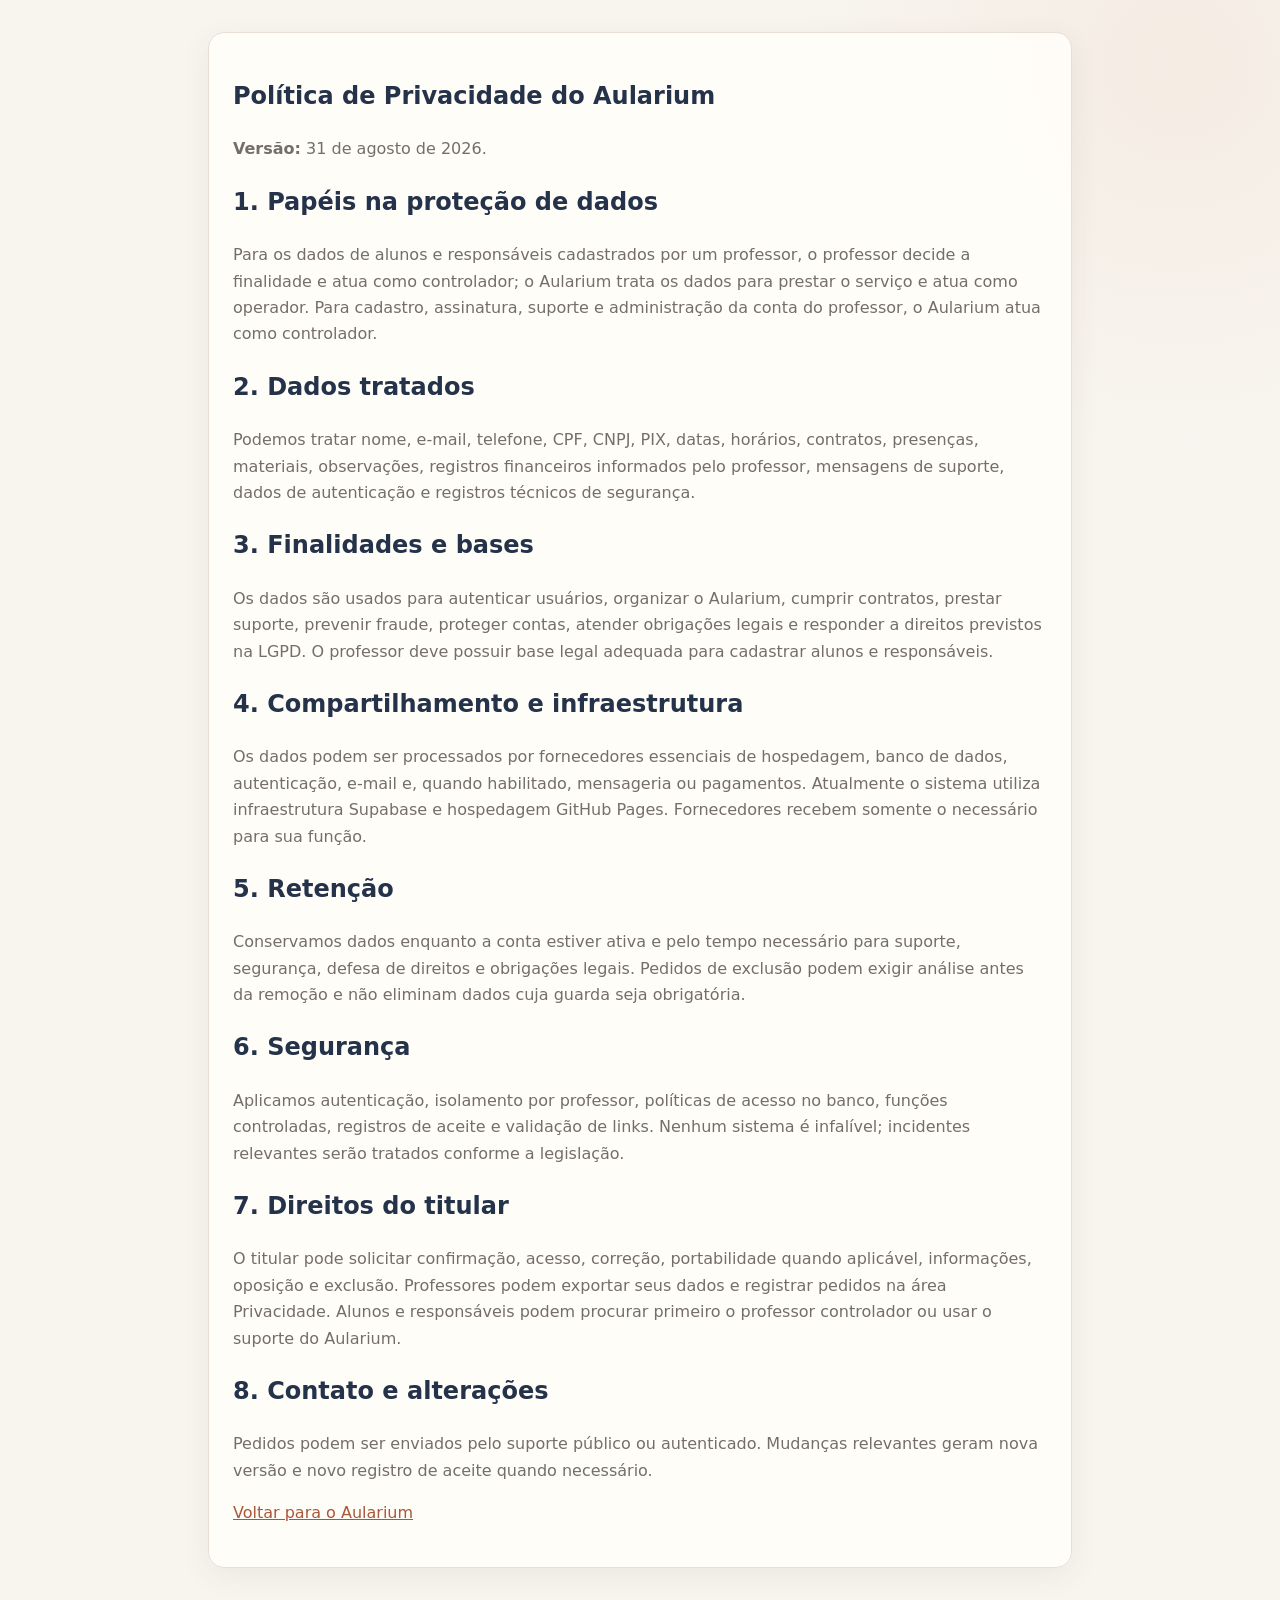
<file: privacy.html>
<!DOCTYPE html>
<html lang="pt-BR">
<head>
  <meta charset="UTF-8"><meta name="viewport" content="width=device-width,initial-scale=1">
  <title>Política de Privacidade — Aularium</title><link rel="icon" type="image/svg+xml" href="data:image/svg+xml,%3Csvg xmlns='http://www.w3.org/2000/svg' viewBox='0 0 64 64'%3E%3Crect width='64' height='64' rx='16' fill='%23fffaf3'/%3E%3Cg fill='none' stroke='%23c96843' stroke-width='4' stroke-linecap='round'%3E%3Cpath d='M14 42h36M20 42a12 12 0 0 1 24 0'/%3E%3Cpath d='M32 10v7M15 18l5 5M49 18l-5 5M8 33h7M49 33h7'/%3E%3C/g%3E%3C/svg%3E"><link rel="stylesheet" href="style.css?v=20260831-aularium-23">
</head>
<body><main class="legal-page"><article class="card">
  <h1>Política de Privacidade do Aularium</h1><p><strong>Versão:</strong> 31 de agosto de 2026.</p>
  <h2>1. Papéis na proteção de dados</h2><p>Para os dados de alunos e responsáveis cadastrados por um professor, o professor decide a finalidade e atua como controlador; o Aularium trata os dados para prestar o serviço e atua como operador. Para cadastro, assinatura, suporte e administração da conta do professor, o Aularium atua como controlador.</p>
  <h2>2. Dados tratados</h2><p>Podemos tratar nome, e-mail, telefone, CPF, CNPJ, PIX, datas, horários, contratos, presenças, materiais, observações, registros financeiros informados pelo professor, mensagens de suporte, dados de autenticação e registros técnicos de segurança.</p>
  <h2>3. Finalidades e bases</h2><p>Os dados são usados para autenticar usuários, organizar o Aularium, cumprir contratos, prestar suporte, prevenir fraude, proteger contas, atender obrigações legais e responder a direitos previstos na LGPD. O professor deve possuir base legal adequada para cadastrar alunos e responsáveis.</p>
  <h2>4. Compartilhamento e infraestrutura</h2><p>Os dados podem ser processados por fornecedores essenciais de hospedagem, banco de dados, autenticação, e-mail e, quando habilitado, mensageria ou pagamentos. Atualmente o sistema utiliza infraestrutura Supabase e hospedagem GitHub Pages. Fornecedores recebem somente o necessário para sua função.</p>
  <h2>5. Retenção</h2><p>Conservamos dados enquanto a conta estiver ativa e pelo tempo necessário para suporte, segurança, defesa de direitos e obrigações legais. Pedidos de exclusão podem exigir análise antes da remoção e não eliminam dados cuja guarda seja obrigatória.</p>
  <h2>6. Segurança</h2><p>Aplicamos autenticação, isolamento por professor, políticas de acesso no banco, funções controladas, registros de aceite e validação de links. Nenhum sistema é infalível; incidentes relevantes serão tratados conforme a legislação.</p>
  <h2>7. Direitos do titular</h2><p>O titular pode solicitar confirmação, acesso, correção, portabilidade quando aplicável, informações, oposição e exclusão. Professores podem exportar seus dados e registrar pedidos na área Privacidade. Alunos e responsáveis podem procurar primeiro o professor controlador ou usar o suporte do Aularium.</p>
  <h2>8. Contato e alterações</h2><p>Pedidos podem ser enviados pelo suporte público ou autenticado. Mudanças relevantes geram nova versão e novo registro de aceite quando necessário.</p>
  <p><a href="index.html">Voltar para o Aularium</a></p>
</article></main></body></html>
</file>
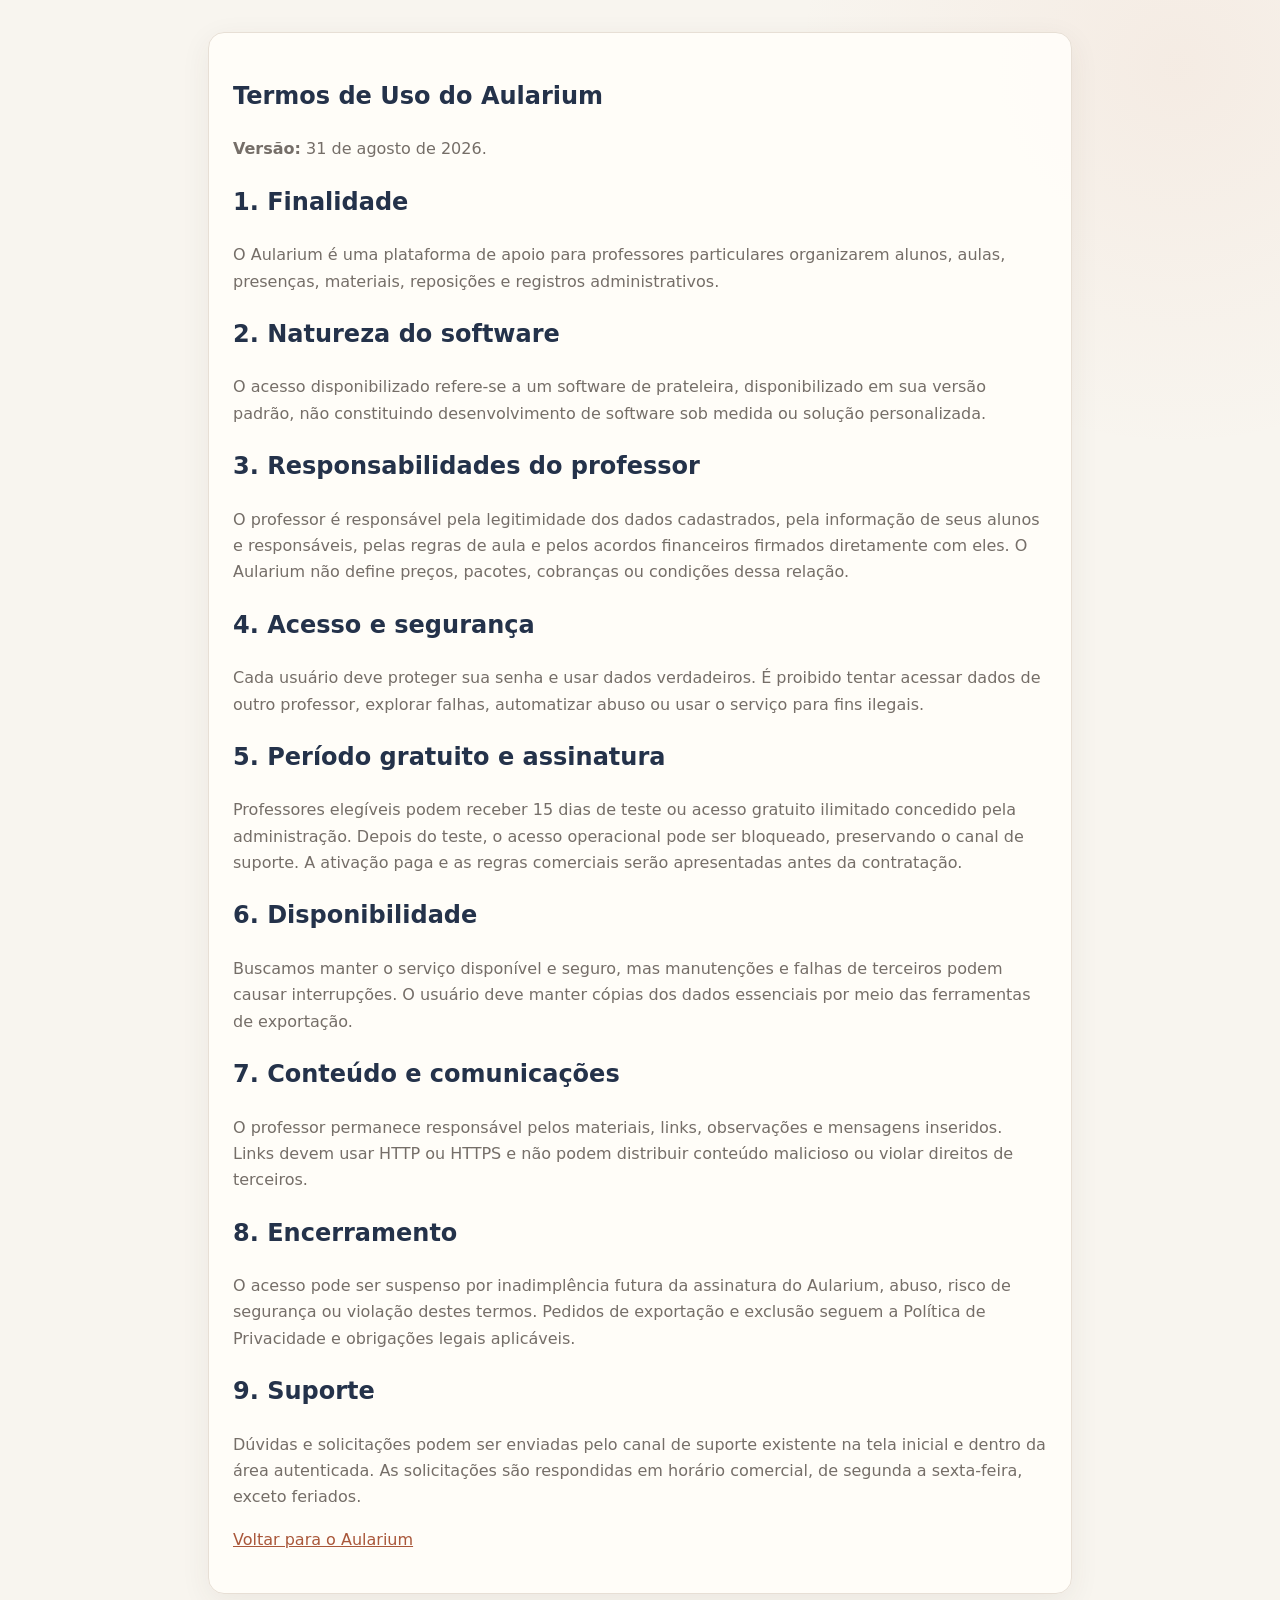
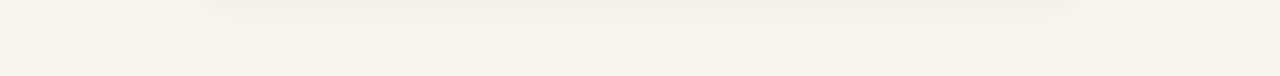
<file: terms.html>
<!DOCTYPE html>
<html lang="pt-BR">
<head>
  <meta charset="UTF-8"><meta name="viewport" content="width=device-width,initial-scale=1">
  <title>Termos de Uso — Aularium</title><link rel="icon" type="image/svg+xml" href="data:image/svg+xml,%3Csvg xmlns='http://www.w3.org/2000/svg' viewBox='0 0 64 64'%3E%3Crect width='64' height='64' rx='16' fill='%23fffaf3'/%3E%3Cg fill='none' stroke='%23c96843' stroke-width='4' stroke-linecap='round'%3E%3Cpath d='M14 42h36M20 42a12 12 0 0 1 24 0'/%3E%3Cpath d='M32 10v7M15 18l5 5M49 18l-5 5M8 33h7M49 33h7'/%3E%3C/g%3E%3C/svg%3E"><link rel="stylesheet" href="style.css?v=20260831-aularium-23">
</head>
<body><main class="legal-page"><article class="card">
  <h1>Termos de Uso do Aularium</h1><p><strong>Versão:</strong> 31 de agosto de 2026.</p>
  <h2>1. Finalidade</h2><p>O Aularium é uma plataforma de apoio para professores particulares organizarem alunos, aulas, presenças, materiais, reposições e registros administrativos.</p>
  <h2>2. Natureza do software</h2><p>O acesso disponibilizado refere-se a um software de prateleira, disponibilizado em sua versão padrão, não constituindo desenvolvimento de software sob medida ou solução personalizada.</p>
  <h2>3. Responsabilidades do professor</h2><p>O professor é responsável pela legitimidade dos dados cadastrados, pela informação de seus alunos e responsáveis, pelas regras de aula e pelos acordos financeiros firmados diretamente com eles. O Aularium não define preços, pacotes, cobranças ou condições dessa relação.</p>
  <h2>4. Acesso e segurança</h2><p>Cada usuário deve proteger sua senha e usar dados verdadeiros. É proibido tentar acessar dados de outro professor, explorar falhas, automatizar abuso ou usar o serviço para fins ilegais.</p>
  <h2>5. Período gratuito e assinatura</h2><p>Professores elegíveis podem receber 15 dias de teste ou acesso gratuito ilimitado concedido pela administração. Depois do teste, o acesso operacional pode ser bloqueado, preservando o canal de suporte. A ativação paga e as regras comerciais serão apresentadas antes da contratação.</p>
  <h2>6. Disponibilidade</h2><p>Buscamos manter o serviço disponível e seguro, mas manutenções e falhas de terceiros podem causar interrupções. O usuário deve manter cópias dos dados essenciais por meio das ferramentas de exportação.</p>
  <h2>7. Conteúdo e comunicações</h2><p>O professor permanece responsável pelos materiais, links, observações e mensagens inseridos. Links devem usar HTTP ou HTTPS e não podem distribuir conteúdo malicioso ou violar direitos de terceiros.</p>
  <h2>8. Encerramento</h2><p>O acesso pode ser suspenso por inadimplência futura da assinatura do Aularium, abuso, risco de segurança ou violação destes termos. Pedidos de exportação e exclusão seguem a Política de Privacidade e obrigações legais aplicáveis.</p>
  <h2>9. Suporte</h2><p>Dúvidas e solicitações podem ser enviadas pelo canal de suporte existente na tela inicial e dentro da área autenticada. As solicitações são respondidas em horário comercial, de segunda a sexta-feira, exceto feriados.</p>
  <p><a href="index.html">Voltar para o Aularium</a></p>
</article></main></body></html>
</file>
<file: style.css>
/* =====================================================
   CONFIGURAÇÕES GERAIS
   ===================================================== */

* {
  box-sizing: border-box;
}

.student-teacher-context-v16 {
  display: flex;
  align-items: center;
  gap: 10px;
  flex-wrap: wrap;
  margin-top: 12px;
  padding: 10px 12px;
  border: 1px solid rgba(201, 111, 74, 0.24);
  border-radius: 12px;
  background: rgba(255, 250, 244, 0.86);
}

.student-teacher-context-v16 label {
  font-size: 13px;
  font-weight: 700;
  color: #173b32;
}

.student-teacher-context-v16 select {
  min-width: 220px;
  padding: 8px 10px;
  border: 1px solid #d8c9bc;
  border-radius: 9px;
  background: #fffdf9;
}

.teacher-manual-makeup-v16 {
  margin-top: 22px;
  padding: 16px;
  border: 1px solid #dfc9bb;
  border-radius: 14px;
  background: #fffaf4;
}

.teacher-manual-makeup-v16 h4 {
  margin: 0 0 6px;
  color: #173b32;
}

.teacher-manual-makeup-v16 p {
  margin: 0 0 14px;
  color: #665f58;
}

.teacher-manual-makeup-grid-v16 {
  display: grid;
  grid-template-columns: minmax(0, 2fr) minmax(150px, 1fr);
  gap: 12px;
  margin-bottom: 12px;
}

.teacher-manual-makeup-v16 label {
  display: grid;
  gap: 6px;
  font-weight: 700;
  color: #173b32;
}

.teacher-manual-makeup-v16 select,
.teacher-manual-makeup-v16 input {
  width: 100%;
  box-sizing: border-box;
  padding: 10px;
  border: 1px solid #d8c9bc;
  border-radius: 9px;
  background: #fff;
  font: inherit;
}

.teacher-manual-makeup-actions-v16 {
  display: flex;
  gap: 10px;
  flex-wrap: wrap;
  margin-top: 14px;
}

@media (max-width: 640px) {
  .teacher-manual-makeup-grid-v16 {
    grid-template-columns: 1fr;
  }

  .student-teacher-context-v16 select {
    min-width: 0;
    width: 100%;
  }
}
/* Escala mais compacta do menu principal. */
.navigation .nav-button {
  gap: 9px !important;
  font-size: 11.2px !important;
}

.navigation .nav-button::before {
  flex-basis: 26px !important;
  width: 26px !important;
  height: 26px !important;
  background-size: 26px 26px !important;
}

/* Navegacao lateral da administracao. */
.admin-workspace-v8 {
  display: grid;
  grid-template-columns: 220px minmax(0, 1fr);
  align-items: start;
  gap: 18px;
}

.admin-side-menu-v8 {
  position: sticky;
  top: 24px;
  display: grid;
  gap: 8px;
  padding: 12px;
  border: 1px solid var(--aulora-border);
  border-radius: 17px;
  background: rgba(255, 253, 249, 0.95);
  box-shadow: 0 7px 24px rgba(73, 57, 45, 0.055);
}

.admin-side-button-v8 {
  width: 100%;
  display: grid;
  grid-template-columns: 27px minmax(0, 1fr);
  align-items: center;
  gap: 9px;
  padding: 11px 10px;
  border: 0;
  border-radius: 12px;
  background: transparent;
  color: var(--aulora-graphite);
  font-family: inherit;
  font-size: 12.5px;
  font-weight: 600;
  line-height: 1.25;
  text-align: left;
  cursor: pointer;
}

.admin-side-button-v8 span {
  width: 27px;
  height: 27px;
  display: grid;
  place-items: center;
  border-radius: 9px;
  background: var(--aulora-sage-soft);
  color: var(--aulora-sage-dark);
  font-size: 11px;
}

.admin-side-button-v8:hover {
  background: var(--aulora-terracotta-soft);
}

.admin-side-button-v8.active {
  background: linear-gradient(135deg, var(--aulora-terracotta), #d9835f);
  color: #fff;
  box-shadow: 0 7px 18px rgba(169, 87, 58, 0.18);
}

.admin-side-button-v8.active span {
  background: rgba(255, 250, 244, 0.9);
  color: var(--aulora-terracotta-dark);
}

.admin-panel-v8[hidden] {
  display: none !important;
}

.admin-panel-v8 > .card {
  margin: 0;
}

.admin-panel-v8[data-admin-panel-v8="support"] {
  padding: 24px;
  border: 1px solid var(--aulora-border);
  border-radius: 17px;
  background: var(--aulora-warm-white);
  box-shadow: 0 7px 24px rgba(73, 57, 45, 0.055);
}

/* AULARIUM V11 - ajustes solicitados no documento de revisao */
.schedule-wrapper {
  max-height: none !important;
  overflow-x: auto;
  overflow-y: visible !important;
}

.teacher-material-library-help-v11 {
  grid-column: 1 / -1;
  margin: -2px 0 0;
  color: #6f746f;
  font-size: 12px;
  line-height: 1.5;
}

.teacher-material-assign-v11 {
  display: flex;
  align-items: center;
  gap: 9px;
  flex-wrap: wrap;
  margin-top: 13px;
  padding-top: 12px;
  border-top: 1px solid #eee3d8;
}

.teacher-material-assign-v11 select {
  min-width: 210px;
  flex: 1 1 220px;
  padding: 9px 11px;
  border: 1px solid #d9c9bb;
  border-radius: 9px;
  background: #fffdfa;
  color: #34453e;
}

.student-rules-card-v11 {
  position: relative;
  overflow: hidden;
  padding: clamp(22px, 4vw, 42px);
  border: 1px solid #eaded1;
  border-radius: 20px;
  background:
    radial-gradient(circle at 92% 10%, rgba(215, 120, 85, 0.11), transparent 28%),
    linear-gradient(145deg, #fffdf9, #fbf5ed);
  box-shadow: 0 16px 44px rgba(68, 49, 36, 0.08);
}

.student-rules-label-v25 {
  display: inline-flex;
  margin: 20px 0 12px;
  padding: 6px 10px;
  border-radius: 999px;
  background: #f5e5d8;
  color: #b65f3f;
  font-size: 10px;
  font-weight: 800;
  letter-spacing: 0.11em;
}

.student-rules-text-v11 {
  max-width: 820px;
  color: #32463e;
  font-family: Georgia, "Times New Roman", serif;
  font-size: clamp(16px, 1.5vw, 19px);
  line-height: 1.85;
}

.student-rules-text-v11 p { margin: 0 0 12px; }
.student-rules-text-v11 h4 { margin: 20px 0 8px; color: #b65f3f; font-family: "DM Sans", Arial, sans-serif; font-size: 15px; letter-spacing: .02em; }
.student-rules-text-v11 ul { display: grid; gap: 8px; margin: 0 0 14px; padding: 0; list-style: none; }
.student-rules-text-v11 li { position: relative; padding-left: 25px; }
.student-rules-text-v11 li::before { content: "✓"; position: absolute; left: 0; top: 0; color: #c96843; font-family: "DM Sans", Arial, sans-serif; font-weight: 800; }
.teacher-rules-format-help-v25 { padding: 10px 12px; border-left: 3px solid #c96843; border-radius: 8px; background: #fff7f0; color: #625d57; font-size: 13px; line-height: 1.55; }

.student-rules-image-v11 {
  display: block;
  width: auto;
  max-width: 100%;
  max-height: 700px;
  object-fit: contain;
  margin: 0 auto;
  border-radius: 14px;
}

.student-rules-card-v11.image-only {
  padding: 0;
  border: 0;
  background: transparent;
  box-shadow: none;
}

.student-rules-card-v11.image-only .student-rules-image-v11 {
  margin-top: 0;
  width: 100%;
  max-height: none;
}

.student-payment-highlight-v20 {
  display: flex;
  justify-content: space-between;
  align-items: center;
  gap: 22px;
  margin-bottom: 18px;
  padding: clamp(18px, 3vw, 26px);
  border: 1px solid #e5b49f;
  border-radius: 16px;
  background: linear-gradient(135deg, #fff5ed, #f6eadc);
  box-shadow: 0 12px 30px rgba(169, 87, 58, 0.1);
}

.student-payment-highlight-v20 strong,
.student-payment-eyebrow-v20 {
  display: block;
}

.student-payment-eyebrow-v20 {
  margin-bottom: 5px;
  color: #a9573a;
  font-size: 11px;
  font-weight: 800;
  letter-spacing: 0.08em;
  text-transform: uppercase;
}

.student-payment-pix-v20 {
  margin: 8px 0 12px;
  font-size: 18px;
  font-weight: 800;
  overflow-wrap: anywhere;
}

.student-payment-qr-v20 {
  margin: 0;
  text-align: center;
}

.student-payment-qr-v20 img {
  display: block;
  width: 150px;
  height: 150px;
  padding: 7px;
  border: 1px solid #ddcbbd;
  border-radius: 12px;
  background: #fff;
  object-fit: contain;
}

.student-payment-qr-v20 figcaption,
.student-financial-history-note-v20 {
  color: #6c625b;
  font-size: 12px;
}

.student-payment-qr-v20 figcaption { margin-top: 6px; }
.student-financial-history-note-v20 { margin: 0 0 14px; }

@media (max-width: 620px) {
  .student-payment-highlight-v20 { align-items: flex-start; flex-direction: column; }
}

.student-rules-empty-v11 {
  display: grid;
  justify-items: center;
  gap: 8px;
  padding: 42px 24px;
  text-align: center;
  border: 1px dashed #d9c8b8;
  border-radius: 18px;
  background: linear-gradient(145deg, #fffdf9, #faf3ea);
  color: #40534b;
}

.student-rules-empty-v11 small {
  color: #7a7f7b;
}

.student-rules-empty-icon-v11 {
  display: grid;
  width: 48px;
  height: 48px;
  place-items: center;
  border-radius: 50%;
  background: #f2dfd1;
  color: #c86947;
  font-size: 26px;
}

.admin-panel-v8[data-admin-panel-v8="finance"] {
  padding: 24px;
  border: 1px solid var(--aulora-border);
  border-radius: 17px;
  background: var(--aulora-warm-white);
  box-shadow: 0 7px 24px rgba(73, 57, 45, 0.055);
}

.admin-platform-finance-v9 {
  display: grid;
  gap: 20px;
}

.admin-platform-finance-header-v9 {
  display: flex;
  justify-content: space-between;
  align-items: flex-start;
  gap: 18px;
}

.admin-platform-finance-header-v9 h3 {
  margin: 2px 0 7px;
  color: var(--aulora-graphite);
  font-size: 22px;
}

.admin-platform-finance-header-v9 p:not(.admin-platform-finance-kicker-v9) {
  max-width: 720px;
  margin: 0;
  color: var(--aulora-taupe);
  line-height: 1.55;
}

.admin-platform-finance-kicker-v9 {
  margin: 0;
  color: var(--aulora-terracotta-dark);
  font-size: 11px;
  font-weight: 800;
  letter-spacing: 0.09em;
  text-transform: uppercase;
}

.admin-platform-finance-fields-v9 {
  display: grid;
  grid-template-columns: repeat(3, minmax(160px, 1fr));
  gap: 12px;
  padding: 16px;
  border: 1px solid var(--aulora-border);
  border-radius: 14px;
  background: var(--aulora-cream);
}

.admin-platform-finance-fields-v9 label {
  display: grid;
  gap: 6px;
  color: var(--aulora-graphite);
  font-size: 12px;
  font-weight: 700;
}

.admin-platform-finance-fields-v9 input {
  width: 100%;
  min-height: 40px;
  padding: 8px 10px;
  border: 1px solid var(--aulora-border);
  border-radius: 9px;
  background: #fff;
  color: var(--aulora-graphite);
  font: inherit;
  font-weight: 500;
}

.admin-platform-finance-actions-v9 {
  display: flex;
  align-items: center;
  gap: 12px;
  flex-wrap: wrap;
}

.admin-platform-finance-actions-v9 span,
.admin-platform-finance-message-v9 {
  color: var(--aulora-taupe);
  font-size: 12px;
}

.admin-platform-finance-summary-v9 {
  display: grid;
  grid-template-columns: repeat(4, minmax(0, 1fr));
  gap: 12px;
}

.admin-platform-finance-summary-v9 article,
.admin-platform-finance-empty-v9 {
  min-height: 126px;
  padding: 16px;
  border: 1px solid var(--aulora-border);
  border-radius: 14px;
  background: #fff;
}

.admin-platform-finance-summary-v9 article span,
.admin-platform-finance-summary-v9 article small {
  display: block;
  color: var(--aulora-taupe);
  font-size: 11px;
}

.admin-platform-finance-summary-v9 article strong {
  display: block;
  margin: 9px 0 6px;
  color: var(--aulora-graphite);
  font-size: 21px;
}

.admin-platform-finance-summary-v9 article.profit {
  border-color: #bfd0b3;
  background: var(--aulora-sage-soft);
}

.admin-platform-finance-summary-v9 article.negative {
  border-color: #e1b8a8;
  background: var(--aulora-terracotta-soft);
}

.admin-platform-finance-note-v9 {
  padding: 15px 17px;
  border-left: 4px solid var(--aulora-terracotta);
  border-radius: 10px;
  background: var(--aulora-terracotta-soft);
  color: var(--aulora-graphite);
}

.admin-platform-finance-note-v9 p {
  margin: 5px 0 0;
  font-size: 12px;
  line-height: 1.55;
}

#adminTeacherFilterTabs {
  display: none;
}

@media (max-width: 900px) {
  .admin-workspace-v8 {
    grid-template-columns: 1fr;
  }

  .admin-side-menu-v8 {
    position: static;
    grid-template-columns: repeat(5, minmax(180px, 1fr));
    overflow-x: auto;
  }

  .admin-platform-finance-header-v9 {
    flex-direction: column;
  }

  .admin-platform-finance-fields-v9,
  .admin-platform-finance-summary-v9 {
    grid-template-columns: repeat(2, minmax(0, 1fr));
  }
}

@media (max-width: 520px) {
  .admin-panel-v8[data-admin-panel-v8="finance"] {
    padding: 16px;
  }

  .admin-platform-finance-fields-v9,
  .admin-platform-finance-summary-v9 {
    grid-template-columns: 1fr;
  }

  .navigation .nav-button {
    font-size: 11px !important;
  }

  .navigation .nav-button::before {
    display: block !important;
    flex-basis: 24px !important;
    width: 24px !important;
    height: 24px !important;
    background-size: 24px 24px !important;
  }
}

/* Ícones delicados do menu e tipografia compacta da visão geral. */
.nav-button::before {
  content: "" !important;
  display: block;
  flex: 0 0 24px;
  width: 24px;
  height: 24px;
  background-color: currentColor;
  opacity: 0.82;
  filter: none;
  -webkit-mask-position: center;
  mask-position: center;
  -webkit-mask-repeat: no-repeat;
  mask-repeat: no-repeat;
  -webkit-mask-size: 22px 22px;
  mask-size: 22px 22px;
  transition: transform 160ms ease, opacity 160ms ease;
}

.nav-button:hover::before {
  transform: translateY(-1px) rotate(-2deg);
  opacity: 1;
}

[data-teacher-page="agenda"]::before,
[data-student-page="agenda"]::before {
  -webkit-mask-image: url("data:image/svg+xml,%3Csvg xmlns='http://www.w3.org/2000/svg' viewBox='0 0 24 24'%3E%3Cg fill='none' stroke='black' stroke-width='1.8' stroke-linecap='round' stroke-linejoin='round'%3E%3Crect x='3.5' y='5.5' width='17' height='15' rx='3'/%3E%3Cpath d='M8 3.5v4M16 3.5v4M3.5 10h17'/%3E%3Cpath d='m9 15 2 2 4-4'/%3E%3C/g%3E%3C/svg%3E");
  mask-image: url("data:image/svg+xml,%3Csvg xmlns='http://www.w3.org/2000/svg' viewBox='0 0 24 24'%3E%3Cg fill='none' stroke='black' stroke-width='1.8' stroke-linecap='round' stroke-linejoin='round'%3E%3Crect x='3.5' y='5.5' width='17' height='15' rx='3'/%3E%3Cpath d='M8 3.5v4M16 3.5v4M3.5 10h17'/%3E%3Cpath d='m9 15 2 2 4-4'/%3E%3C/g%3E%3C/svg%3E");
}

[data-teacher-page="students"]::before {
  -webkit-mask-image: url("data:image/svg+xml,%3Csvg xmlns='http://www.w3.org/2000/svg' viewBox='0 0 24 24'%3E%3Cg fill='none' stroke='black' stroke-width='1.8' stroke-linecap='round' stroke-linejoin='round'%3E%3Ccircle cx='9' cy='8' r='3.3'/%3E%3Cpath d='M3.7 19c.5-3.3 2.3-5 5.3-5s4.8 1.7 5.3 5'/%3E%3Ccircle cx='17.2' cy='9.2' r='2.4'/%3E%3Cpath d='M15.4 14.3c3.3-.5 5.1 1.1 5.4 4.1'/%3E%3C/g%3E%3C/svg%3E");
  mask-image: url("data:image/svg+xml,%3Csvg xmlns='http://www.w3.org/2000/svg' viewBox='0 0 24 24'%3E%3Cg fill='none' stroke='black' stroke-width='1.8' stroke-linecap='round' stroke-linejoin='round'%3E%3Ccircle cx='9' cy='8' r='3.3'/%3E%3Cpath d='M3.7 19c.5-3.3 2.3-5 5.3-5s4.8 1.7 5.3 5'/%3E%3Ccircle cx='17.2' cy='9.2' r='2.4'/%3E%3Cpath d='M15.4 14.3c3.3-.5 5.1 1.1 5.4 4.1'/%3E%3C/g%3E%3C/svg%3E");
}

[data-teacher-page="attendance"]::before {
  -webkit-mask-image: url("data:image/svg+xml,%3Csvg xmlns='http://www.w3.org/2000/svg' viewBox='0 0 24 24'%3E%3Cg fill='none' stroke='black' stroke-width='1.8' stroke-linecap='round' stroke-linejoin='round'%3E%3Cpath d='M8 4.5h8M9 3h6v3H9z'/%3E%3Crect x='4.5' y='4.5' width='15' height='16' rx='3'/%3E%3Cpath d='m8 13 2.2 2.2L16 9.5'/%3E%3C/g%3E%3C/svg%3E");
  mask-image: url("data:image/svg+xml,%3Csvg xmlns='http://www.w3.org/2000/svg' viewBox='0 0 24 24'%3E%3Cg fill='none' stroke='black' stroke-width='1.8' stroke-linecap='round' stroke-linejoin='round'%3E%3Cpath d='M8 4.5h8M9 3h6v3H9z'/%3E%3Crect x='4.5' y='4.5' width='15' height='16' rx='3'/%3E%3Cpath d='m8 13 2.2 2.2L16 9.5'/%3E%3C/g%3E%3C/svg%3E");
}

[data-teacher-page="subjects"]::before,
[data-teacher-page="materials"]::before,
[data-student-page="materials"]::before {
  -webkit-mask-image: url("data:image/svg+xml,%3Csvg xmlns='http://www.w3.org/2000/svg' viewBox='0 0 24 24'%3E%3Cg fill='none' stroke='black' stroke-width='1.8' stroke-linecap='round' stroke-linejoin='round'%3E%3Cpath d='M4 5.5c3.3-1 5.8-.4 8 1.7v13c-2.2-2.1-4.7-2.7-8-1.7zM20 5.5c-3.3-1-5.8-.4-8 1.7v13c2.2-2.1 4.7-2.7 8-1.7z'/%3E%3Cpath d='M7 9h2M15 9h2'/%3E%3C/g%3E%3C/svg%3E");
  mask-image: url("data:image/svg+xml,%3Csvg xmlns='http://www.w3.org/2000/svg' viewBox='0 0 24 24'%3E%3Cg fill='none' stroke='black' stroke-width='1.8' stroke-linecap='round' stroke-linejoin='round'%3E%3Cpath d='M4 5.5c3.3-1 5.8-.4 8 1.7v13c-2.2-2.1-4.7-2.7-8-1.7zM20 5.5c-3.3-1-5.8-.4-8 1.7v13c2.2-2.1 4.7-2.7 8-1.7z'/%3E%3Cpath d='M7 9h2M15 9h2'/%3E%3C/g%3E%3C/svg%3E");
}

[data-teacher-page="planning"]::before {
  -webkit-mask-image: url("data:image/svg+xml,%3Csvg xmlns='http://www.w3.org/2000/svg' viewBox='0 0 24 24'%3E%3Cg fill='none' stroke='black' stroke-width='1.8' stroke-linecap='round' stroke-linejoin='round'%3E%3Cpath d='M5 4.5h11.5a2 2 0 0 1 2 2v13H7a2 2 0 0 1-2-2z'/%3E%3Cpath d='M7 19.5a2 2 0 0 1 0-4h11.5M8.5 9h6M8.5 12h4'/%3E%3C/g%3E%3C/svg%3E");
  mask-image: url("data:image/svg+xml,%3Csvg xmlns='http://www.w3.org/2000/svg' viewBox='0 0 24 24'%3E%3Cg fill='none' stroke='black' stroke-width='1.8' stroke-linecap='round' stroke-linejoin='round'%3E%3Cpath d='M5 4.5h11.5a2 2 0 0 1 2 2v13H7a2 2 0 0 1-2-2z'/%3E%3Cpath d='M7 19.5a2 2 0 0 1 0-4h11.5M8.5 9h6M8.5 12h4'/%3E%3C/g%3E%3C/svg%3E");
}

[data-teacher-page="financial"]::before,
[data-student-page="financial"]::before {
  -webkit-mask-image: url("data:image/svg+xml,%3Csvg xmlns='http://www.w3.org/2000/svg' viewBox='0 0 24 24'%3E%3Cg fill='none' stroke='black' stroke-width='1.8' stroke-linecap='round' stroke-linejoin='round'%3E%3Ccircle cx='12' cy='12' r='8.5'/%3E%3Cpath d='M15 8.7c-.8-.8-1.8-1.2-3-1.2-1.7 0-3 1-3 2.3 0 3.2 6 1.5 6 4.5 0 1.3-1.3 2.2-3 2.2-1.3 0-2.4-.4-3.2-1.2M12 5.5v13'/%3E%3C/g%3E%3C/svg%3E");
  mask-image: url("data:image/svg+xml,%3Csvg xmlns='http://www.w3.org/2000/svg' viewBox='0 0 24 24'%3E%3Cg fill='none' stroke='black' stroke-width='1.8' stroke-linecap='round' stroke-linejoin='round'%3E%3Ccircle cx='12' cy='12' r='8.5'/%3E%3Cpath d='M15 8.7c-.8-.8-1.8-1.2-3-1.2-1.7 0-3 1-3 2.3 0 3.2 6 1.5 6 4.5 0 1.3-1.3 2.2-3 2.2-1.3 0-2.4-.4-3.2-1.2M12 5.5v13'/%3E%3C/g%3E%3C/svg%3E");
}

[data-teacher-page="rules"]::before,
[data-student-page="rules"]::before {
  -webkit-mask-image: url("data:image/svg+xml,%3Csvg xmlns='http://www.w3.org/2000/svg' viewBox='0 0 24 24'%3E%3Cg fill='none' stroke='black' stroke-width='1.8' stroke-linecap='round' stroke-linejoin='round'%3E%3Cpath d='M12 3.5 19 6v5.2c0 4.5-2.7 7.5-7 9.3-4.3-1.8-7-4.8-7-9.3V6z'/%3E%3Cpath d='m9 12 2 2 4-4'/%3E%3C/g%3E%3C/svg%3E");
  mask-image: url("data:image/svg+xml,%3Csvg xmlns='http://www.w3.org/2000/svg' viewBox='0 0 24 24'%3E%3Cg fill='none' stroke='black' stroke-width='1.8' stroke-linecap='round' stroke-linejoin='round'%3E%3Cpath d='M12 3.5 19 6v5.2c0 4.5-2.7 7.5-7 9.3-4.3-1.8-7-4.8-7-9.3V6z'/%3E%3Cpath d='m9 12 2 2 4-4'/%3E%3C/g%3E%3C/svg%3E");
}

[data-teacher-page="support"]::before {
  -webkit-mask-image: url("data:image/svg+xml,%3Csvg xmlns='http://www.w3.org/2000/svg' viewBox='0 0 24 24'%3E%3Cg fill='none' stroke='black' stroke-width='1.8' stroke-linecap='round' stroke-linejoin='round'%3E%3Cpath d='M5 17.5 3.8 21l4-1.5A9 9 0 1 0 5 17.5z'/%3E%3Cpath d='M9.5 9.5a2.6 2.6 0 0 1 5 .8c0 2-2.5 2.1-2.5 4M12 17h.01'/%3E%3C/g%3E%3C/svg%3E");
  mask-image: url("data:image/svg+xml,%3Csvg xmlns='http://www.w3.org/2000/svg' viewBox='0 0 24 24'%3E%3Cg fill='none' stroke='black' stroke-width='1.8' stroke-linecap='round' stroke-linejoin='round'%3E%3Cpath d='M5 17.5 3.8 21l4-1.5A9 9 0 1 0 5 17.5z'/%3E%3Cpath d='M9.5 9.5a2.6 2.6 0 0 1 5 .8c0 2-2.5 2.1-2.5 4M12 17h.01'/%3E%3C/g%3E%3C/svg%3E");
}

[data-teacher-page="profile"]::before {
  -webkit-mask-image: url("data:image/svg+xml,%3Csvg xmlns='http://www.w3.org/2000/svg' viewBox='0 0 24 24'%3E%3Cg fill='none' stroke='black' stroke-width='1.8' stroke-linecap='round' stroke-linejoin='round'%3E%3Ccircle cx='12' cy='8' r='3.5'/%3E%3Cpath d='M5 20c.6-4 3-6 7-6s6.4 2 7 6'/%3E%3Cpath d='M17.5 5.5c.8.2 1.4.8 1.7 1.6'/%3E%3C/g%3E%3C/svg%3E");
  mask-image: url("data:image/svg+xml,%3Csvg xmlns='http://www.w3.org/2000/svg' viewBox='0 0 24 24'%3E%3Cg fill='none' stroke='black' stroke-width='1.8' stroke-linecap='round' stroke-linejoin='round'%3E%3Ccircle cx='12' cy='8' r='3.5'/%3E%3Cpath d='M5 20c.6-4 3-6 7-6s6.4 2 7 6'/%3E%3Cpath d='M17.5 5.5c.8.2 1.4.8 1.7 1.6'/%3E%3C/g%3E%3C/svg%3E");
}

[data-student-page="history"]::before {
  -webkit-mask-image: url("data:image/svg+xml,%3Csvg xmlns='http://www.w3.org/2000/svg' viewBox='0 0 24 24'%3E%3Cg fill='none' stroke='black' stroke-width='1.8' stroke-linecap='round' stroke-linejoin='round'%3E%3Cpath d='M4 12a8 8 0 1 0 2.3-5.7L4 8.5'/%3E%3Cpath d='M4 4.5v4h4M12 7.5V12l3 2'/%3E%3C/g%3E%3C/svg%3E");
  mask-image: url("data:image/svg+xml,%3Csvg xmlns='http://www.w3.org/2000/svg' viewBox='0 0 24 24'%3E%3Cg fill='none' stroke='black' stroke-width='1.8' stroke-linecap='round' stroke-linejoin='round'%3E%3Cpath d='M4 12a8 8 0 1 0 2.3-5.7L4 8.5'/%3E%3Cpath d='M4 4.5v4h4M12 7.5V12l3 2'/%3E%3C/g%3E%3C/svg%3E");
}

[data-student-page="makeups"]::before {
  -webkit-mask-image: url("data:image/svg+xml,%3Csvg xmlns='http://www.w3.org/2000/svg' viewBox='0 0 24 24'%3E%3Cg fill='none' stroke='black' stroke-width='1.8' stroke-linecap='round' stroke-linejoin='round'%3E%3Cpath d='M5 8a8 8 0 0 1 13.5-1L20 8.5M19 16a8 8 0 0 1-13.5 1L4 15.5'/%3E%3Cpath d='M20 4.5v4h-4M4 19.5v-4h4'/%3E%3Cpath d='m9.5 12 1.7 1.7 3.5-3.5'/%3E%3C/g%3E%3C/svg%3E");
  mask-image: url("data:image/svg+xml,%3Csvg xmlns='http://www.w3.org/2000/svg' viewBox='0 0 24 24'%3E%3Cg fill='none' stroke='black' stroke-width='1.8' stroke-linecap='round' stroke-linejoin='round'%3E%3Cpath d='M5 8a8 8 0 0 1 13.5-1L20 8.5M19 16a8 8 0 0 1-13.5 1L4 15.5'/%3E%3Cpath d='M20 4.5v4h-4M4 19.5v-4h4'/%3E%3Cpath d='m9.5 12 1.7 1.7 3.5-3.5'/%3E%3C/g%3E%3C/svg%3E");
}

.teacher-dashboard-card {
  font-size: 13px;
}

.teacher-dashboard-card .dashboard-heading h3 {
  font-size: 20px;
}

.teacher-dashboard-card .dashboard-heading p,
.teacher-dashboard-card .secondary-button,
.teacher-dashboard-card .access-countdown {
  font-size: 12px !important;
}

.teacher-dashboard-card .dashboard-stat-label,
.teacher-dashboard-card .dashboard-next-label {
  font-size: 10.5px !important;
}

.teacher-dashboard-card .dashboard-stat-value {
  font-size: 25px !important;
}

.teacher-dashboard-card .dashboard-next-value {
  font-size: 15px !important;
}

.teacher-dashboard-card .dashboard-attention h4 {
  font-size: 16px;
}

.teacher-dashboard-card .dashboard-all-good,
.teacher-dashboard-card .dashboard-alert {
  font-size: 12.5px;
  line-height: 1.45;
}

/* Mini-ilustrações botânicas do menu Aulora. */
.nav-button::before {
  flex-basis: 32px;
  width: 32px;
  height: 32px;
  background-color: transparent;
  background-position: center;
  background-repeat: no-repeat;
  background-size: 32px 32px;
  opacity: 1;
  filter: saturate(1.15);
  -webkit-mask-image: none !important;
  mask-image: none !important;
}

.nav-button.active::before {
  filter: saturate(1.15) drop-shadow(0 1px 1px rgba(74, 49, 36, 0.16));
}

[data-teacher-page="agenda"]::before,
[data-student-page="agenda"]::before {
  background-image: url("data:image/svg+xml,%3Csvg xmlns='http://www.w3.org/2000/svg' viewBox='0 0 32 32'%3E%3Crect x='2' y='3' width='28' height='27' rx='9' fill='%23f5e4d2'/%3E%3Crect x='7' y='9' width='18' height='16' rx='4' fill='%23fffaf4' stroke='%23715b4d' stroke-width='1.5'/%3E%3Cpath d='M10 7v5M22 7v5M7 14h18' stroke='%23d67855' stroke-width='2' stroke-linecap='round'/%3E%3Cpath d='M16 22c-1-3 .2-5.2 3.5-6-0.1 3.4-1.2 5.5-3.5 6Z' fill='%238a9a75'/%3E%3C/svg%3E");
}

[data-teacher-page="students"]::before {
  background-image: url("data:image/svg+xml,%3Csvg xmlns='http://www.w3.org/2000/svg' viewBox='0 0 32 32'%3E%3Ccircle cx='16' cy='16' r='14' fill='%23edf0e5'/%3E%3Ccircle cx='12' cy='12' r='4' fill='%23f2c3a8' stroke='%23715b4d' stroke-width='1.4'/%3E%3Ccircle cx='21' cy='14' r='3.2' fill='%23f5dfc8' stroke='%23715b4d' stroke-width='1.4'/%3E%3Cpath d='M5.5 25c.5-5.2 2.7-8 6.5-8s6 2.8 6.5 8M17.5 24c.4-3.5 1.7-5.4 4-5.4 2.4 0 3.8 1.9 4.1 5.4' fill='none' stroke='%23715b4d' stroke-width='1.6' stroke-linecap='round'/%3E%3Cpath d='M23 8c.2-2.2 1.5-3.6 4-4-.2 2.4-1.6 3.8-4 4Z' fill='%238a9a75'/%3E%3C/svg%3E");
}

[data-teacher-page="attendance"]::before {
  background-image: url("data:image/svg+xml,%3Csvg xmlns='http://www.w3.org/2000/svg' viewBox='0 0 32 32'%3E%3Crect x='3' y='2' width='26' height='28' rx='9' fill='%23f4dfca'/%3E%3Crect x='8' y='7' width='16' height='19' rx='4' fill='%23fffaf4' stroke='%23715b4d' stroke-width='1.5'/%3E%3Cpath d='M12 6h8v4h-8z' fill='%23d67855'/%3E%3Cpath d='m11.5 18 3 3 6-7' fill='none' stroke='%23849770' stroke-width='2.4' stroke-linecap='round' stroke-linejoin='round'/%3E%3C/svg%3E");
}

[data-teacher-page="subjects"]::before {
  background-image: url("data:image/svg+xml,%3Csvg xmlns='http://www.w3.org/2000/svg' viewBox='0 0 32 32'%3E%3Ccircle cx='16' cy='16' r='14' fill='%23edf0e5'/%3E%3Cpath d='M5 10c4-1.8 7.7-1 11 2v14c-3.3-3-7-3.8-11-2Zm22 0c-4-1.8-7.7-1-11 2v14c3.3-3 7-3.8 11-2Z' fill='%23fffaf4' stroke='%23715b4d' stroke-width='1.5' stroke-linejoin='round'/%3E%3Cpath d='M9 15c1.5-.3 2.7 0 3.7.8M23 15c-1.5-.3-2.7 0-3.7.8' fill='none' stroke='%23d67855' stroke-width='1.5' stroke-linecap='round'/%3E%3Cpath d='M24 8c0-2.6 1.2-4.2 3.8-5-.1 2.7-1.4 4.4-3.8 5Z' fill='%238a9a75'/%3E%3C/svg%3E");
}

[data-teacher-page="planning"]::before {
  background-image: url("data:image/svg+xml,%3Csvg xmlns='http://www.w3.org/2000/svg' viewBox='0 0 32 32'%3E%3Crect x='2' y='3' width='28' height='27' rx='9' fill='%23f5e4d2'/%3E%3Cpath d='M9 6h14a3 3 0 0 1 3 3v17H11a3 3 0 0 1-3-3V7c0-.6.4-1 1-1Z' fill='%23fffaf4' stroke='%23715b4d' stroke-width='1.5'/%3E%3Cpath d='M12 12h9M12 16h7M12 20h5' stroke='%23d67855' stroke-width='1.6' stroke-linecap='round'/%3E%3Cpath d='m20 6v7 2l2-1.5 2 1.5V7' fill='%238a9a75'/%3E%3C/svg%3E");
}

[data-teacher-page="financial"]::before,
[data-student-page="financial"]::before {
  background-image: url("data:image/svg+xml,%3Csvg xmlns='http://www.w3.org/2000/svg' viewBox='0 0 32 32'%3E%3Ccircle cx='16' cy='16' r='14' fill='%23edf0e5'/%3E%3Ccircle cx='14' cy='17' r='9' fill='%23f5dfbd' stroke='%23715b4d' stroke-width='1.5'/%3E%3Cpath d='M17 13c-.8-.7-1.7-1-2.8-1-1.5 0-2.6.8-2.6 2 0 2.7 5.2 1.3 5.2 3.9 0 1.2-1.1 2-2.7 2-1.2 0-2.2-.4-3-1.1M14 10v12' fill='none' stroke='%23c76d4c' stroke-width='1.6' stroke-linecap='round'/%3E%3Cpath d='M22 10c.2-3 1.7-4.8 4.8-5-.2 3-1.8 4.8-4.8 5ZM21 11c-2.4-.1-3.9-1.2-4.5-3.5 2.6 0 4 1.1 4.5 3.5Z' fill='%238a9a75'/%3E%3C/svg%3E");
}

[data-teacher-page="rules"]::before,
[data-student-page="rules"]::before {
  background-image: url("data:image/svg+xml,%3Csvg xmlns='http://www.w3.org/2000/svg' viewBox='0 0 32 32'%3E%3Crect x='2' y='3' width='28' height='27' rx='9' fill='%23f5e4d2'/%3E%3Cpath d='M16 6 24 9v6c0 5.2-3 8.7-8 11-5-2.3-8-5.8-8-11V9Z' fill='%23fffaf4' stroke='%23715b4d' stroke-width='1.5'/%3E%3Cpath d='m12 16 2.5 2.5 5.5-6' fill='none' stroke='%238a9a75' stroke-width='2.2' stroke-linecap='round' stroke-linejoin='round'/%3E%3Cpath d='M22 8c.1-2.4 1.3-3.8 3.7-4.3-.1 2.4-1.3 3.9-3.7 4.3Z' fill='%23d67855'/%3E%3C/svg%3E");
}

[data-teacher-page="materials"]::before,
[data-student-page="materials"]::before {
  background-image: url("data:image/svg+xml,%3Csvg xmlns='http://www.w3.org/2000/svg' viewBox='0 0 32 32'%3E%3Ccircle cx='16' cy='16' r='14' fill='%23edf0e5'/%3E%3Crect x='5' y='20' width='20' height='5' rx='2' fill='%23d67855' stroke='%23715b4d' stroke-width='1.2'/%3E%3Crect x='8' y='14' width='19' height='5' rx='2' fill='%23f1d1b7' stroke='%23715b4d' stroke-width='1.2'/%3E%3Crect x='5' y='8' width='18' height='5' rx='2' fill='%238a9a75' stroke='%23715b4d' stroke-width='1.2'/%3E%3Cpath d='M24 8c0-2.5 1.3-4 3.8-4.6-.1 2.6-1.4 4.2-3.8 4.6Z' fill='%23d67855'/%3E%3C/svg%3E");
}

[data-teacher-page="support"]::before {
  background-image: url("data:image/svg+xml,%3Csvg xmlns='http://www.w3.org/2000/svg' viewBox='0 0 32 32'%3E%3Crect x='2' y='3' width='28' height='27' rx='9' fill='%23f5e4d2'/%3E%3Cpath d='M7 7h18a3 3 0 0 1 3 3v10a3 3 0 0 1-3 3H14l-6 4 1.5-4H7a3 3 0 0 1-3-3V10a3 3 0 0 1 3-3Z' fill='%23fffaf4' stroke='%23715b4d' stroke-width='1.4'/%3E%3Cpath d='M16 21v-5c-3.2 0-5.1-1.6-5.7-4.7 3.5 0 5.4 1.6 5.7 4.7 0-4 1.8-6.4 5.5-7.2-.1 4.2-1.9 6.6-5.5 7.2' fill='%238a9a75' stroke='%23715b4d' stroke-width='.9' stroke-linejoin='round'/%3E%3C/svg%3E");
}

[data-teacher-page="profile"]::before {
  background-image: url("data:image/svg+xml,%3Csvg xmlns='http://www.w3.org/2000/svg' viewBox='0 0 32 32'%3E%3Ccircle cx='16' cy='16' r='14' fill='%23edf0e5'/%3E%3Ccircle cx='15' cy='11' r='5' fill='%23f2c3a8' stroke='%23715b4d' stroke-width='1.4'/%3E%3Cpath d='M6 26c.7-6.2 3.7-9.4 9-9.4s8.3 3.2 9 9.4' fill='%23fffaf4' stroke='%23715b4d' stroke-width='1.5' stroke-linecap='round'/%3E%3Cpath d='M23 9c.1-3 1.6-4.8 4.6-5.4-.1 3-1.7 4.9-4.6 5.4ZM22 10c-2.3-.1-3.8-1.2-4.4-3.4 2.5 0 4 1.1 4.4 3.4Z' fill='%23d67855'/%3E%3C/svg%3E");
}

[data-student-page="history"]::before {
  background-image: url("data:image/svg+xml,%3Csvg xmlns='http://www.w3.org/2000/svg' viewBox='0 0 32 32'%3E%3Ccircle cx='16' cy='16' r='14' fill='%23edf0e5'/%3E%3Ccircle cx='16' cy='17' r='9' fill='%23fffaf4' stroke='%23715b4d' stroke-width='1.5'/%3E%3Cpath d='M16 11v6l4 2' fill='none' stroke='%23d67855' stroke-width='2' stroke-linecap='round'/%3E%3Cpath d='M9 8c0-2.5 1.3-4.1 3.8-4.7-.1 2.6-1.4 4.2-3.8 4.7Z' fill='%238a9a75'/%3E%3C/svg%3E");
}

[data-student-page="makeups"]::before {
  background-image: url("data:image/svg+xml,%3Csvg xmlns='http://www.w3.org/2000/svg' viewBox='0 0 32 32'%3E%3Crect x='2' y='3' width='28' height='27' rx='9' fill='%23f5e4d2'/%3E%3Cpath d='M8 13a9 9 0 0 1 15-3l2 2M24 20a9 9 0 0 1-15 3l-2-2' fill='none' stroke='%23715b4d' stroke-width='1.8' stroke-linecap='round'/%3E%3Cpath d='M25 8v4h-4M7 25v-4h4' fill='none' stroke='%23d67855' stroke-width='1.8' stroke-linecap='round' stroke-linejoin='round'/%3E%3Cpath d='m12 17 2.5 2.5 5-5' fill='none' stroke='%238a9a75' stroke-width='2' stroke-linecap='round'/%3E%3C/svg%3E");
}

html {
  min-height: 100%;
}

body {
  margin: 0;
  min-height: 100vh;

  font-family:
    Arial,
    Helvetica,
    sans-serif;

  background: #f5f6f8;
  color: #1f2937;
}


/* =====================================================
   CABEÇALHO
   ===================================================== */

.site-header {
  background: #ffffff;

  border-bottom: 1px solid #d9dde3;

  padding: 24px 32px;
}

.site-header h1 {
  margin: 0;

  font-size: 32px;
  font-weight: 700;
}


/* =====================================================
   ÁREAS / TELAS
   ===================================================== */

.screen {
  min-height: calc(100vh - 100px);
}

.hidden {
  display: none !important;
}


/* =====================================================
   LOGIN
   ===================================================== */

#loginScreen {
  display: flex;

  align-items: center;
  justify-content: center;

  padding: 40px 20px;
}

.login-card {
  width: 100%;
  max-width: 500px;

  background: #ffffff;

  border-radius: 16px;

  padding: 36px;

  box-shadow:
    0 8px 30px rgba(0, 0, 0, 0.08);
}

.login-card h2 {
  margin-top: 0;
  margin-bottom: 28px;

  font-size: 30px;
}

.login-card label {
  display: block;

  margin-top: 18px;
  margin-bottom: 8px;

  font-weight: 600;
}

.login-card input {
  width: 100%;

  padding: 13px 14px;

  border: 1px solid #cfd5dc;
  border-radius: 8px;

  font-size: 16px;

  background: #ffffff;
}

.login-card input:focus {
  outline: none;

  border-color: #c96f4a;

  box-shadow:
    0 0 0 3px rgba(37, 99, 235, 0.12);
}

.public-entry-actions {
  display: grid;
  gap: 10px;
  margin-top: 18px;
}

.public-entry-actions .primary-button,
.public-entry-actions .secondary-button {
  width: 100%;
}

.public-entry-actions small {
  display: block;
  margin-top: 3px;
  font-size: 12px;
  font-weight: normal;
}

#loginScreen {
  gap: 18px;
  align-items: flex-start;
  flex-wrap: wrap;
}

.public-form-card {
  width: min(760px, calc(100vw - 32px));
  max-width: 760px;
}

.erp-form-grid {
  display: grid;
  grid-template-columns: repeat(auto-fit, minmax(210px, 1fr));
  gap: 12px;
}

.erp-form-grid .full-width {
  grid-column: 1 / -1;
}

.erp-form-grid input,
.erp-form-grid select,
.erp-form-grid textarea,
.support-form input,
.support-form textarea {
  width: 100%;
  box-sizing: border-box;
  padding: 10px;
  border: 1px solid #ccc;
  border-radius: 8px;
  font: inherit;
}

.weekday-options {
  display: flex;
  gap: 8px;
  flex-wrap: wrap;
}

.weekday-options label {
  display: inline-flex;
  align-items: center;
  gap: 5px;
  padding: 7px 9px;
  border: 1px solid #d8d8d8;
  border-radius: 8px;
  background: #fff;
}

.weekday-options input {
  width: auto;
}

.access-countdown {
  margin-top: 12px;
  padding: 14px;
  border: 1px solid #f0cf82;
  border-radius: 10px;
  background: #fff8df;
}

.access-countdown strong {
  display: block;
  margin-top: 4px;
  font-size: 20px;
}

.admin-filter-tabs {
  display: flex;
  gap: 8px;
  flex-wrap: wrap;
  margin: 16px 0;
}

.admin-filter-tabs button.active {
  color: #fff;
  background: #a9573a;
}

.support-thread {
  display: grid;
  gap: 8px;
  margin-top: 10px;
}

.support-message {
  padding: 10px 12px;
  border-radius: 9px;
  background: #f4f5f7;
  white-space: pre-wrap;
}

.support-message.admin {
  background: #e8f1e7;
  border-left: 4px solid #a9573a;
}

.restricted-access-note {
  margin-bottom: 16px;
  padding: 14px;
  border: 1px solid #f0cf82;
  border-radius: 10px;
  background: #fff8df;
}

.primary-button {
  width: 100%;

  margin-top: 24px;

  padding: 13px 18px;

  border: none;
  border-radius: 8px;

  background: #c96f4a;
  color: #ffffff;

  font-size: 16px;
  font-weight: 600;

  cursor: pointer;
}

.primary-button:hover {
  background: #a9573a;
}

.link-button {
  display: block;

  margin: 20px auto 0;

  padding: 0;

  border: none;

  background: transparent;
  color: #c96f4a;

  font-size: 15px;

  cursor: pointer;
}

.link-button:hover {
  text-decoration: underline;
}

.message {
  min-height: 22px;

  margin-top: 18px;

  text-align: center;

  color: #b91c1c;
}


/* =====================================================
   NAVEGAÇÃO
   ===================================================== */

.navigation {
  display: flex;

  flex-wrap: wrap;

  gap: 12px;

  padding: 28px 32px;

  background: #f5f6f8;

  border-bottom: 1px solid #e1e4e8;
}

.nav-button {
  padding: 13px 22px;

  border: 1px solid #d1d5db;
  border-radius: 9px;

  background: #ffffff;
  color: #1f2937;

  font-size: 16px;
  font-weight: 600;

  cursor: pointer;

  transition:
    background 0.15s ease,
    color 0.15s ease,
    border-color 0.15s ease;
}

.nav-button:hover {
  background: #f7e9e1;

  border-color: #9db6ed;
}

.nav-button.active {
  background: #c96f4a;
  color: #ffffff;

  border-color: #c96f4a;
}


/* =====================================================
   CONTEÚDO DAS PÁGINAS
   ===================================================== */

.page-container {
  padding: 10px 32px 50px;
}

.page-header {
  margin-top: 10px;
}

.page-header h2 {
  margin: 0 0 8px;

  font-size: 30px;
}

.page-header p {
  margin: 0;

  color: #555;
}

.page-content {
  margin-top: 28px;
}


/* =====================================================
   CARDS
   ===================================================== */

.card {
  background: #ffffff;

  border: 1px solid #e1e5ea;

  border-radius: 12px;

  padding: 22px;

  margin-bottom: 20px;
}

.card h3 {
  margin-top: 0;
}


/* =====================================================
   AGENDA SEMANAL
   ===================================================== */

.schedule-section {
  margin-top: 20px;
}

.schedule-section h3 {
  margin-top: 0;
  margin-bottom: 8px;

  font-size: 24px;
}

.schedule-help {
  margin-top: 0;
  margin-bottom: 20px;

  color: #555;
}

.schedule-wrapper {
  width: 100%;

  max-height: min(62vh, 620px);
  overflow: auto;
  -webkit-overflow-scrolling: touch;
  overscroll-behavior-inline: contain;
  touch-action: pan-x pan-y;

  margin-top: 20px;

  scrollbar-width: auto;
  scrollbar-color: var(--aulora-terracotta) #eee7de;
}

.schedule-wrapper::-webkit-scrollbar {
  height: 12px;
  width: 12px;
}

.schedule-wrapper::-webkit-scrollbar-track {
  background: #eee7de;
  border-radius: 999px;
}

.schedule-wrapper::-webkit-scrollbar-thumb {
  background: var(--aulora-terracotta);
  border: 3px solid #eee7de;
  border-radius: 999px;
}

.aulora-schedule-scroll-controls {
  display: flex;
  justify-content: flex-end;
  align-items: center;
  gap: 8px;
  margin: 12px 0 4px;
}

.aulora-schedule-scroll-controls span {
  margin-right: 3px;
  color: var(--aulora-taupe);
  font-size: 12px;
  font-weight: 600;
}

.aulora-schedule-scroll-controls button {
  min-width: 42px;
  padding: 8px 12px;
  font-size: 18px;
  line-height: 1;
}

.aulora-schedule-scroll-controls button:disabled {
  cursor: not-allowed;
  opacity: 0.38;
}

.schedule-table {
  width: 100%;

  min-width: 900px;

  border-collapse: collapse;

  background: #ffffff;
}

.schedule-table th,
.schedule-table td {
  border: 1px solid #d9dde3;

  padding: 8px 9px;

  text-align: center;

  font-size: 13px;
}

.schedule-table th {
  background: #eef1f5;

  font-weight: 700;
}

.schedule-table td:first-child {
  min-width: 80px;

  font-weight: 700;

  font-size: 13px;

  white-space: nowrap;

  background: #fafafa;
}

.schedule-cell {
  min-width: 125px;

  height: 52px;

  font-weight: 600;
}


/* =====================================================
   CORES DA AGENDA
   ===================================================== */

.schedule-cell.available {
  background: #d9f7df;
  color: #176b2c;
}

.schedule-cell.occupied {
  background: #e5e7eb;
  color: #555555;
}

.schedule-cell.unavailable {
  background: #ffdede;
  color: #9b1c1c;
}

.schedule-cell.own {
  background: #f7e9e1;
  color: #a9573a;
}


/* =====================================================
   LEGENDA
   ===================================================== */

.schedule-legend {
  display: flex;

  flex-wrap: wrap;

  gap: 18px;

  margin-top: 16px;

  font-size: 14px;
}

.schedule-legend > span {
  display: inline-flex;

  align-items: center;

  gap: 7px;
}

.legend-box {
  width: 17px;
  height: 17px;

  display: inline-block;

  border-radius: 4px;
}

.legend-box.available {
  background: #d9f7df;

  border: 1px solid #176b2c;
}

.legend-box.occupied {
  background: #e5e7eb;

  border: 1px solid #999999;
}

.legend-box.unavailable {
  background: #ffdede;

  border: 1px solid #9b1c1c;
}

.legend-box.own {
  background: #f7e9e1;

  border: 1px solid #a9573a;
}


/* =====================================================
   BOTÕES DE AÇÃO
   ===================================================== */

.action-button {
  padding: 10px 16px;

  border: none;
  border-radius: 7px;

  background: #c96f4a;
  color: #ffffff;

  font-size: 14px;
  font-weight: 600;

  cursor: pointer;
}

.action-button:hover {
  background: #a9573a;
}

.secondary-button {
  padding: 10px 16px;

  border: 1px solid #cfd5dc;
  border-radius: 7px;

  background: #ffffff;
  color: #333333;

  font-size: 14px;
  font-weight: 600;

  cursor: pointer;
}

.secondary-button:hover {
  background: #f3f4f6;
}


/* =====================================================
   TABELAS GERAIS
   ===================================================== */

.data-table-wrapper {
  width: 100%;

  overflow-x: auto;
}

.data-table {
  width: 100%;

  border-collapse: collapse;

  background: #ffffff;
}

.data-table th,
.data-table td {
  border: 1px solid #d9dde3;

  padding: 11px;

  text-align: left;
}

.data-table th {
  background: #eef1f5;

  font-weight: 700;
}


/* =====================================================
   FORMULÁRIOS
   ===================================================== */

.form-group {
  margin-bottom: 18px;
}

.form-group label {
  display: block;

  margin-bottom: 7px;

  font-weight: 600;
}

.form-group input,
.form-group select,
.form-group textarea {
  width: 100%;

  padding: 11px 12px;

  border: 1px solid #cfd5dc;

  border-radius: 7px;

  background: #ffffff;

  font-size: 15px;
}

.form-group textarea {
  min-height: 100px;

  resize: vertical;
}


/* =====================================================
   RODAPÉ
   ===================================================== */

.site-footer {
  padding: 25px 32px;

  text-align: right;

  background: #f5f6f8;
}

.logout-button {
  padding: 10px 18px;

  border: 1px solid #c7cbd1;

  border-radius: 7px;

  background: #ffffff;
  color: #333333;

  font-weight: 600;

  cursor: pointer;
}

.logout-button:hover {
  background: #eeeeee;
}


/* =====================================================
   RESPONSIVIDADE
   ===================================================== */

@media (max-width: 800px) {

  .site-header {
    padding: 20px;
  }

  .site-header h1 {
    font-size: 26px;
  }

  .navigation {
    padding: 18px 20px;

    gap: 8px;
  }

  .nav-button {
    padding: 10px 14px;

    font-size: 14px;
  }

  .page-container {
    padding: 10px 20px 40px;
  }

  .login-card {
    padding: 26px;
  }

}

@media (max-width: 500px) {

  .navigation {
    display: grid;

    grid-template-columns: 1fr 1fr;
  }

  .nav-button {
    width: 100%;
  }

  .page-container {
    padding-left: 14px;
    padding-right: 14px;
  }

  .schedule-table {
    min-width: 800px;
  }

}

/* =====================================================
   EXPANSAO V3
   ===================================================== */

.v3-tools-grid {
  display: grid;
  grid-template-columns: repeat(2, minmax(0, 1fr));
  gap: 18px;
}

.v3-tool-card { margin: 0; }
.v3-wide { grid-column: 1 / -1; }

.v3-actions {
  display: flex;
  flex-wrap: wrap;
  gap: 10px;
  align-items: center;
  margin-top: 14px;
}

.v3-actions input,
.v3-form-grid input,
.v3-form-grid select,
.v3-tool-card textarea,
.v3-tool-card > label select {
  box-sizing: border-box;
  padding: 10px;
  border: 1px solid #cfd5dc;
  border-radius: 8px;
  background: #fff;
}

.v3-tool-card textarea {
  display: block;
  width: 100%;
  min-height: 90px;
  margin: 6px 0 12px;
}

.v3-file-label { cursor: pointer; }

.v3-result {
  margin-top: 14px;
  overflow-wrap: anywhere;
}

.v3-form-grid,
.v3-stat-grid {
  display: grid;
  grid-template-columns: repeat(auto-fit, minmax(170px, 1fr));
  gap: 12px;
  margin: 14px 0;
}

.v3-form-grid label { display: grid; gap: 6px; }

.v3-stat-grid span {
  padding: 12px;
  border-radius: 9px;
  background: #f5f7fa;
}

.v3-stat-grid strong {
  display: block;
  font-size: 18px;
}

.v3-check-list { display: grid; gap: 10px; margin-top: 14px; }
.v3-check-list .action-button { margin-top: 8px; }

.legal-page { max-width: 900px; margin: 0 auto; padding: 32px 18px 60px; }
.legal-page article { line-height: 1.65; }
.legal-page h1, .legal-page h2 { color: #24324a; }

@media (max-width: 800px) {
  .v3-tools-grid { grid-template-columns: 1fr; }
  .v3-wide { grid-column: auto; }
}

/* =====================================================
   IDENTIDADE AULORA
   ===================================================== */

:root {
  --aulora-terracotta: #c96f4a;
  --aulora-terracotta-dark: #a9573a;
  --aulora-terracotta-soft: #f7e9e1;
  --aulora-sage: #879b83;
  --aulora-sage-dark: #526a50;
  --aulora-sage-soft: #e8f1e7;
  --aulora-cream: #f8f5ef;
  --aulora-warm-white: #fffdf9;
  --aulora-graphite: #302c29;
  --aulora-taupe: #756e68;
  --aulora-border: #e7dfd5;
  --aulora-warning: #f5e8c8;
  --aulora-danger: #f5deda;
  --aulora-shadow: 0 8px 30px rgba(73, 57, 45, 0.07);
}

body {
  font-family: "DM Sans", Inter, system-ui, -apple-system, BlinkMacSystemFont, "Segoe UI", sans-serif;
  background:
    radial-gradient(circle at 92% 4%, rgba(201, 111, 74, 0.07), transparent 24rem),
    var(--aulora-cream);
  color: var(--aulora-graphite);
}

a {
  color: var(--aulora-terracotta-dark);
}

.site-header {
  position: fixed;
  inset: 0 auto auto 0;
  z-index: 50;
  width: 270px;
  height: 158px;
  padding: 28px 24px 20px;
  background: rgba(255, 253, 249, 0.96);
  border: 0;
  border-right: 1px solid var(--aulora-border);
  backdrop-filter: blur(14px);
}

.aulora-brand {
  display: flex;
  align-items: center;
  gap: 13px;
}

.aulora-mark {
  position: relative;
  width: 58px;
  height: 43px;
  flex: 0 0 58px;
}

.aulora-mark svg {
  display: block;
  width: 100%;
  height: 100%;
  overflow: visible;
  fill: none;
  stroke: var(--aulora-terracotta);
  stroke-width: 2.7;
  stroke-linecap: round;
  stroke-linejoin: round;
}

.aulora-wordmark {
  display: grid;
  gap: 2px;
}

.aulora-wordmark strong {
  letter-spacing: 0.18em;
  font-size: 21px;
  line-height: 1;
  font-weight: 600;
}

.aulora-wordmark small {
  color: var(--aulora-taupe);
  font-size: 9px;
  white-space: nowrap;
}

.brand-message {
  margin: 17px 0 0;
  color: var(--aulora-taupe);
  font-size: 12px;
  line-height: 1.45;
}

.screen:not(#loginScreen) {
  padding-left: 270px;
}

.navigation {
  position: fixed;
  inset: 158px auto 82px 0;
  z-index: 40;
  width: 270px;
  display: flex;
  flex-direction: column;
  flex-wrap: nowrap;
  gap: 5px;
  overflow-y: auto;
  padding: 16px 18px;
  background: rgba(255, 253, 249, 0.96);
  border: 0;
  border-right: 1px solid var(--aulora-border);
}

.nav-button {
  position: relative;
  width: 100%;
  display: flex;
  align-items: center;
  gap: 12px;
  padding: 12px 14px;
  border: 0;
  border-radius: 12px;
  background: transparent;
  color: var(--aulora-graphite);
  font-size: 14px;
  font-weight: 500;
  text-align: left;
}

.nav-button::before {
  width: 24px;
  font-size: 18px;
  line-height: 1;
  text-align: center;
  filter: grayscale(1) sepia(0.1);
}

[data-teacher-page="agenda"]::before,
[data-student-page="agenda"]::before { content: "▣"; }
[data-teacher-page="students"]::before { content: "♧"; }
[data-teacher-page="attendance"]::before { content: "✓"; }
[data-teacher-page="subjects"]::before { content: "▤"; }
[data-teacher-page="planning"]::before { content: "▧"; }
[data-teacher-page="financial"]::before,
[data-student-page="financial"]::before { content: "$"; }
[data-teacher-page="rules"]::before,
[data-student-page="rules"]::before { content: "◇"; }
[data-teacher-page="materials"]::before,
[data-student-page="materials"]::before { content: "▱"; }
[data-teacher-page="support"]::before { content: "?"; }
[data-teacher-page="profile"]::before { content: "○"; }
[data-student-page="history"]::before { content: "↶"; }
[data-student-page="makeups"]::before { content: "↻"; }

.nav-button:hover {
  background: var(--aulora-terracotta-soft);
  color: var(--aulora-terracotta-dark);
  border: 0;
}

.nav-button.active {
  background: linear-gradient(135deg, var(--aulora-terracotta), #d9835f);
  color: #fff;
  border: 0;
  box-shadow: 0 7px 18px rgba(169, 87, 58, 0.2);
}

.page-container {
  width: min(100%, 1540px);
  margin: 0 auto;
  padding: 50px 46px 64px;
}

.page-header {
  margin: 0;
  padding-bottom: 22px;
  border-bottom: 1px solid rgba(231, 223, 213, 0.8);
}

.page-header h2 {
  margin: 0 0 7px;
  color: #1f2d2a;
  font-size: clamp(28px, 3vw, 40px);
  line-height: 1.12;
  letter-spacing: -0.035em;
  font-weight: 650;
}

.page-header p {
  color: var(--aulora-taupe);
  font-size: 15px;
}

.page-content {
  margin-top: 24px;
}

.card,
.login-card {
  background: rgba(255, 253, 249, 0.97);
  border: 1px solid var(--aulora-border);
  border-radius: 16px;
  box-shadow: var(--aulora-shadow);
}

.card {
  padding: 24px;
  margin-bottom: 22px;
}

.card h3,
.card h4 {
  color: #25322c;
  letter-spacing: -0.015em;
}

.card p {
  color: var(--aulora-taupe);
}

button,
input,
select,
textarea {
  font: inherit;
}

input,
select,
textarea,
.form-group input,
.form-group select,
.form-group textarea,
.erp-form-grid input,
.erp-form-grid select,
.erp-form-grid textarea,
.support-form input,
.support-form textarea,
.v3-actions input,
.v3-form-grid input,
.v3-form-grid select,
.v3-tool-card textarea,
.v3-tool-card > label select {
  border-color: var(--aulora-border) !important;
  border-radius: 10px !important;
  background: #fff !important;
  color: var(--aulora-graphite);
}

input:focus,
select:focus,
textarea:focus,
.login-card input:focus {
  outline: none;
  border-color: var(--aulora-terracotta) !important;
  box-shadow: 0 0 0 3px rgba(201, 111, 74, 0.13) !important;
}

input:-webkit-autofill,
input:-webkit-autofill:hover,
input:-webkit-autofill:focus,
textarea:-webkit-autofill,
select:-webkit-autofill {
  -webkit-text-fill-color: var(--aulora-graphite) !important;
  -webkit-box-shadow: 0 0 0 1000px var(--aulora-warm-white) inset !important;
  box-shadow: 0 0 0 1000px var(--aulora-warm-white) inset !important;
  transition: background-color 9999s ease-out 0s;
}

.primary-button,
.action-button {
  border-radius: 10px;
  background: var(--aulora-terracotta);
  color: #fff;
  box-shadow: 0 6px 15px rgba(169, 87, 58, 0.16);
}

.primary-button:hover,
.action-button:hover {
  background: var(--aulora-terracotta-dark);
}

.secondary-button,
.logout-button {
  border-color: #dcccbc;
  border-radius: 10px;
  background: var(--aulora-warm-white);
  color: var(--aulora-terracotta-dark);
}

.secondary-button:hover,
.logout-button:hover {
  background: var(--aulora-terracotta-soft);
}

.link-button {
  color: var(--aulora-terracotta-dark);
}

.schedule-table,
.data-table {
  border-collapse: separate;
  border-spacing: 0;
  overflow: hidden;
  border: 1px solid var(--aulora-border);
  border-radius: 14px;
  background: var(--aulora-warm-white);
}

.schedule-table {
  overflow: visible;
}

.schedule-table thead {
  position: sticky;
  top: 0;
  z-index: 6;
}

.schedule-table th,
.data-table th {
  background: #f0ede6;
  color: #4b4641;
}

.schedule-table th {
  position: sticky;
  top: 0;
  z-index: 3;
}

.schedule-table th:first-child,
.schedule-table td:first-child {
  position: sticky;
  left: 0;
  z-index: 2;
}

.schedule-table th:first-child {
  z-index: 5;
}

.schedule-table th,
.schedule-table td,
.data-table th,
.data-table td {
  border: 0;
  border-right: 1px solid var(--aulora-border);
  border-bottom: 1px solid var(--aulora-border);
}

.schedule-cell.available,
.legend-box.available {
  background: var(--aulora-sage-soft);
  color: var(--aulora-sage-dark);
  border-color: var(--aulora-sage);
}

.schedule-cell.occupied,
.legend-box.occupied {
  background: #eee9e2;
  color: #68615c;
  border-color: #b8aea5;
}

.schedule-cell.unavailable,
.legend-box.unavailable {
  background: var(--aulora-danger);
  color: #8e4d45;
  border-color: #c9958d;
}

.schedule-cell.own,
.legend-box.own {
  background: var(--aulora-terracotta-soft);
  color: var(--aulora-terracotta-dark);
  border-color: var(--aulora-terracotta);
}

.access-countdown,
.restricted-access-note {
  border-color: #ddc794;
  background: var(--aulora-warning);
  color: #6f5a2e;
}

.support-message {
  background: #f2eee8;
}

.support-message.admin {
  background: var(--aulora-sage-soft);
  border-left-color: var(--aulora-sage);
}

.admin-filter-tabs button.active {
  background: var(--aulora-terracotta);
  color: #fff;
}

.v3-stat-grid span {
  background: #f2eee8;
}

.site-footer {
  position: fixed;
  inset: auto auto 0 0;
  z-index: 45;
  width: 270px;
  min-height: 112px;
  padding: 12px 18px;
  text-align: left;
  background: rgba(255, 253, 249, 0.97);
  border-right: 1px solid var(--aulora-border);
}

.site-footer > div {
  font-size: 10px;
  line-height: 1.5;
}

.site-footer-copyright {
  margin-bottom: 7px;
  color: var(--aulora-graphite);
  font-weight: 700;
}

.site-footer-copyright span {
  color: var(--aulora-taupe);
  font-weight: 500;
}

.site-footer .logout-button {
  width: 100%;
  padding: 8px 12px;
}

body:has(#loginScreen:not(.hidden)) .site-footer .logout-button {
  display: none;
}

#loginScreen {
  min-height: 100vh;
  padding: 48px 40px 70px 310px;
  align-items: center;
  background:
    radial-gradient(circle at 85% 14%, rgba(135, 155, 131, 0.14), transparent 24rem),
    linear-gradient(135deg, transparent 52%, rgba(201, 111, 74, 0.055));
}

.login-card {
  max-width: 470px;
  padding: 38px;
}

.login-card h2 {
  color: #25322c;
  font-size: 31px;
  letter-spacing: -0.03em;
}

.login-card h2::after {
  content: "Acesse seu espaço de aulas e organização.";
  display: block;
  margin-top: 9px;
  color: var(--aulora-taupe);
  font-size: 14px;
  font-weight: 400;
  letter-spacing: 0;
}

.message {
  color: #9c4d43;
}

.teacher-dashboard-card {
  padding: 0;
  border: 0;
  background: transparent;
  box-shadow: none;
}

.dashboard-heading {
  display: flex;
  justify-content: space-between;
  align-items: flex-start;
  gap: 14px;
  flex-wrap: wrap;
  margin-bottom: 18px;
}

.dashboard-heading h3 {
  margin: 0;
  font-size: 23px;
}

.dashboard-heading p {
  margin: 5px 0 0;
}

.dashboard-highlight-grid,
.dashboard-stat-grid {
  display: grid;
  grid-template-columns: repeat(auto-fit, minmax(175px, 1fr));
  gap: 14px;
  margin-top: 16px;
}

.dashboard-highlight-grid {
  grid-template-columns: repeat(auto-fit, minmax(230px, 1fr));
}

.dashboard-stat,
.dashboard-next-lesson {
  min-height: 112px;
  padding: 18px !important;
  border: 1px solid var(--aulora-border) !important;
  border-radius: 16px !important;
  background: var(--aulora-warm-white) !important;
  box-shadow: 0 5px 18px rgba(73, 57, 45, 0.045);
}

.dashboard-stat-label,
.dashboard-next-label {
  color: var(--aulora-taupe) !important;
  font-size: 12px !important;
  font-weight: 600;
  text-transform: uppercase;
  letter-spacing: 0.055em;
}

.dashboard-stat-value {
  margin-top: 8px !important;
  color: #24312b;
  font-size: 30px !important;
  font-weight: 650 !important;
  line-height: 1;
}

.dashboard-next-value {
  margin-top: 9px !important;
  color: #24312b;
  font-size: 18px !important;
  font-weight: 650 !important;
}

.dashboard-attention {
  margin-top: 24px;
}

.dashboard-attention h4 {
  margin: 0 0 11px;
  font-size: 18px;
}

.dashboard-all-good {
  position: relative;
  min-height: 126px;
  padding: 20px !important;
  padding-right: min(36%, 290px) !important;
  border: 1px solid #d5e1d1 !important;
  border-radius: 16px !important;
  background: var(--aulora-sage-soft) !important;
  color: var(--aulora-sage-dark);
  overflow: hidden;
}

.dashboard-all-good::after {
  content: "";
  position: absolute;
  right: 8px;
  bottom: -17px;
  width: min(32%, 260px);
  height: 145px;
  background: url("[data-uri]") right bottom / contain no-repeat;
  pointer-events: none;
}

.dashboard-alert-list {
  display: grid;
  gap: 10px;
}

.dashboard-alert {
  display: flex;
  justify-content: space-between;
  align-items: center;
  gap: 12px;
  flex-wrap: wrap;
  padding: 15px !important;
  border: 1px solid #ead8c1 !important;
  border-radius: 13px !important;
  background: #fffaf3 !important;
}

@media (max-width: 900px) {
  .site-header {
    position: relative;
    width: 100%;
    height: auto;
    padding: 18px 20px;
    border-right: 0;
    border-bottom: 1px solid var(--aulora-border);
  }

  .brand-message {
    display: none;
  }

  .screen:not(#loginScreen) {
    padding-left: 0;
  }

  .navigation {
    position: sticky;
    inset: 0;
    width: 100%;
    flex-direction: row;
    gap: 7px;
    overflow-x: auto;
    padding: 10px 14px;
    border-right: 0;
    border-bottom: 1px solid var(--aulora-border);
  }

  .nav-button {
    width: auto;
    min-width: max-content;
    padding: 10px 12px;
  }

  .page-container {
    padding: 30px 20px 100px;
  }

  .site-footer {
    position: relative;
    width: 100%;
    min-height: 0;
    padding: 18px 20px;
    border-top: 1px solid var(--aulora-border);
    border-right: 0;
  }

  .site-footer .logout-button {
    width: auto;
  }

  #loginScreen {
    min-height: auto;
    padding: 36px 18px 54px;
  }
}

@media (max-width: 520px) {
  .aulora-wordmark small {
    font-size: 8px;
  }

  .navigation {
    display: flex;
    grid-template-columns: none;
  }

  .nav-button::before {
    display: none;
  }

  .page-container {
    padding: 24px 14px 80px;
  }

  .page-header h2 {
    font-size: 29px;
  }

  .card,
  .login-card {
    padding: 20px;
    border-radius: 14px;
  }

  .dashboard-highlight-grid,
  .dashboard-stat-grid {
    grid-template-columns: 1fr 1fr;
    gap: 10px;
  }

  .dashboard-stat,
  .dashboard-next-lesson {
    min-height: 100px;
    padding: 14px;
  }

  .dashboard-stat-value {
    font-size: 25px;
  }

  .schedule-section.card {
    width: calc(100% + 28px);
    margin-left: -14px;
    margin-right: -14px;
    padding-left: 14px;
    padding-right: 14px;
    border-left: 0;
    border-right: 0;
    border-radius: 0;
  }

  .schedule-wrapper {
    position: relative;
    width: calc(100% + 14px);
    padding: 0 14px 14px 0;
    max-height: 58vh;
    overflow: scroll;
  }

  .aulora-schedule-scroll-controls {
    position: sticky;
    left: 0;
    justify-content: space-between;
  }

  .aulora-schedule-scroll-controls span {
    flex: 1;
  }

  .schedule-wrapper::before {
    content: "← Arraste para os lados para ver toda a agenda →";
    position: sticky;
    left: 0;
    z-index: 3;
    display: block;
    width: max-content;
    margin: 0 0 10px;
    padding: 7px 10px;
    border-radius: 9px;
    background: var(--aulora-warning);
    color: #6f5a2e;
    font-size: 12px;
    font-weight: 600;
  }

  .schedule-table {
    min-width: 920px;
  }

  .schedule-table th,
  .schedule-table td {
    padding: 9px 10px;
    font-size: 12.5px;
  }

  .schedule-cell {
    min-width: 142px;
    height: 56px;
  }

  .dashboard-all-good {
    min-height: 154px;
    padding-right: 118px !important;
  }

  .dashboard-all-good::after {
    right: -8px;
    width: 132px;
    height: 118px;
  }
}


/* =========================================================
   AULARIUM — PAGINA PUBLICA
   ========================================================= */

body:has(#loginScreen:not(.hidden)) > .site-header,
body:has(#loginScreen:not(.hidden)) > .site-footer {
  display: none;
}

#loginScreen.public-screen {
  display: block;
  width: 100%;
  min-height: 100vh;
  padding: 0;
  overflow: visible;
  background:
    radial-gradient(circle at 84% 4%, rgba(207, 222, 190, 0.34), transparent 25%),
    #fbf8f2;
  color: #173129;
}

#loginScreen.public-screen.hidden {
  display: none;
}

.public-shell {
  width: 100%;
  overflow: hidden;
}

.public-header {
  position: relative;
  z-index: 20;
  display: grid;
  grid-template-columns: minmax(220px, 1fr) auto minmax(270px, 1fr);
  align-items: center;
  gap: 32px;
  width: min(1480px, calc(100% - 72px));
  min-height: 92px;
  margin: 0 auto;
}

.public-logo {
  display: inline-flex;
  align-items: center;
  gap: 11px;
  width: fit-content;
  color: #173129;
  text-decoration: none;
}

.public-logo > span:last-child {
  display: flex;
  flex-direction: column;
}

.public-logo strong {
  font-size: 20px;
  letter-spacing: 0.24em;
  line-height: 1;
}

.public-logo small {
  margin-top: 5px;
  color: #6c7169;
  font-size: 9px;
  letter-spacing: 0.03em;
}

.public-sun {
  display: inline-flex;
  width: 45px;
  color: #c96743;
}

.public-sun svg {
  width: 100%;
  fill: none;
  stroke: currentColor;
  stroke-width: 2.2;
  stroke-linecap: round;
}

.public-nav {
  display: flex;
  justify-content: center;
  gap: 34px;
}

.public-nav a,
.public-footer a {
  color: #34423d;
  font-size: 13px;
  font-weight: 650;
  text-decoration: none;
}

.public-nav a:hover,
.public-footer a:hover {
  color: #c65f39;
}

.public-header-actions {
  display: flex;
  justify-content: flex-end;
  gap: 12px;
}

.public-button,
.public-price-grid button,
.public-footer-support {
  display: inline-flex;
  align-items: center;
  justify-content: center;
  min-height: 43px;
  padding: 0 21px;
  border: 1px solid #c76843;
  border-radius: 10px;
  font: inherit;
  font-size: 13px;
  font-weight: 750;
  cursor: pointer;
  text-decoration: none;
  transition: transform 160ms ease, box-shadow 160ms ease, background 160ms ease;
}

.public-button:hover,
.public-price-grid button:hover,
.public-footer-support:hover {
  transform: translateY(-2px);
}

.public-button-primary,
.public-price-grid button {
  color: #fff;
  background: linear-gradient(135deg, #d9774e, #c6532f);
  box-shadow: 0 9px 22px rgba(167, 78, 45, 0.18);
}

.public-button-ghost,
.public-footer-support {
  color: #b85532;
  background: rgba(255, 252, 247, 0.8);
}

.public-button-large {
  min-height: 56px;
  padding: 0 29px;
  font-size: 15px;
}

.public-hero {
  position: relative;
  display: grid;
  grid-template-columns: minmax(360px, 0.8fr) minmax(600px, 1.25fr);
  align-items: center;
  gap: 62px;
  width: min(1400px, calc(100% - 96px));
  min-height: 650px;
  margin: 0 auto;
  padding: 54px 0 82px;
}

.public-hero-copy {
  position: relative;
  z-index: 4;
}

.public-eyebrow,
.public-section-heading > span {
  display: inline-block;
  margin-bottom: 14px;
  padding: 7px 10px;
  border: 1px solid #ead8c9;
  border-radius: 7px;
  color: #9d593e;
  background: rgba(255,255,255,.56);
  font-size: 10px;
  font-weight: 800;
  letter-spacing: 0.12em;
}

.public-hero h1 {
  max-width: 570px;
  margin: 0;
  color: #173129;
  font-family: Georgia, "Times New Roman", serif;
  font-size: clamp(45px, 4.2vw, 68px);
  line-height: 0.98;
  letter-spacing: -0.045em;
}

.public-hero h1 em {
  display: block;
  color: #c65d38;
  font-style: normal;
}

.public-hero-copy > p {
  max-width: 535px;
  margin: 24px 0 20px;
  color: #505c57;
  font-size: 17px;
  line-height: 1.55;
}

.public-check-list {
  display: grid;
  gap: 10px;
  margin: 0 0 27px;
  padding: 0;
  list-style: none;
}

.public-check-list li {
  position: relative;
  padding-left: 28px;
  color: #31463e;
  font-size: 14px;
}

.public-check-list li::before {
  content: "✓";
  position: absolute;
  left: 0;
  top: -1px;
  display: grid;
  place-items: center;
  width: 18px;
  height: 18px;
  border: 1px solid #ca6742;
  border-radius: 50%;
  color: #c65d38;
  font-size: 11px;
  font-weight: 900;
}

.public-no-card {
  display: block;
  margin: 11px 0 0 12px;
  color: #7c817c;
  font-size: 11px;
}


/* =========================================================
   AULARIUM V10 — HERO CENTRAL E DASHBOARD EM DESTAQUE
   ========================================================= */

.public-hero {
  display: flex;
  flex-direction: column;
  align-items: center;
  gap: 22px;
  width: min(1280px, calc(100% - 96px));
  min-height: 0;
  padding: 72px 0 88px;
  text-align: center;
}

.public-hero-copy {
  display: flex;
  flex-direction: column;
  align-items: center;
  width: min(900px, 100%);
}

.public-hero-brand {
  display: inline-block;
  margin-bottom: 22px;
  color: #b85532;
  font-size: clamp(20px, 2.1vw, 31px);
  font-weight: 900;
  letter-spacing: .28em;
  text-indent: .28em;
}

.public-hero h1 {
  max-width: 980px;
  font-size: clamp(52px, 6vw, 88px);
  line-height: .98;
}

.public-hero h2 {
  max-width: 780px;
  margin: 27px 0 0;
  color: #263d35;
  font-size: clamp(22px, 2.4vw, 34px);
  font-weight: 750;
  line-height: 1.2;
}

.public-hero-copy > p {
  max-width: 800px;
  margin: 18px auto 0;
  font-size: clamp(15px, 1.5vw, 19px);
}

.public-hero-actions {
  justify-content: center;
  margin-top: 28px;
}

.public-hero-assurance {
  justify-content: center;
  margin-top: 15px;
  font-size: 12px;
}

.public-hero-assurance b {
  color: #b7aaa0;
  font-weight: 500;
}

.public-product-stage {
  width: min(1140px, 100%);
  min-height: 655px;
  margin: 4px auto 0;
}

.public-product-stage .public-laptop {
  top: 48px;
  left: 3%;
  width: 94%;
}

.public-product-stage .public-laptop-screen {
  height: 560px;
  background: #fffdfa;
}

.public-product-stage .public-laptop-screen > img {
  object-fit: contain;
  object-position: top center;
}

.public-product-stage .public-orbit-one {
  inset: 0 80px 28px;
}

.public-product-stage .public-orbit-two {
  inset: 62px 28px 0 105px;
}

@media (max-width: 1100px) {
  .public-hero {
    width: min(940px, calc(100% - 54px));
    padding-top: 58px;
  }

  .public-product-stage {
    min-height: 525px;
  }

  .public-product-stage .public-laptop-screen {
    height: 440px;
  }
}

@media (max-width: 760px) {
  .public-hero {
    width: calc(100% - 34px);
    padding: 44px 0 56px;
  }

  .public-hero-brand {
    margin-bottom: 17px;
    font-size: 18px;
  }

  .public-hero h1 {
    font-size: clamp(40px, 12vw, 57px);
  }

  .public-hero h2 {
    margin-top: 22px;
    font-size: 21px;
  }

  .public-hero-copy > p {
    font-size: 14px;
  }

  .public-hero-actions {
    width: 100%;
    margin-top: 23px;
  }

  .public-hero-actions .public-button {
    width: min(390px, 100%);
  }

  .public-hero-assurance {
    gap: 5px 8px;
    font-size: 10px;
  }

  .public-product-stage {
    min-height: 315px;
  }

  .public-product-stage .public-laptop {
    top: 30px;
    left: 2%;
    width: 96%;
  }

  .public-product-stage .public-laptop-screen {
    height: 255px;
    border-width: 6px;
    border-bottom-width: 9px;
    border-radius: 12px 12px 6px 6px;
  }

  .public-product-stage .public-laptop-base {
    height: 12px;
  }
}

.public-hero-actions { display: flex; align-items: center; gap: 12px; flex-wrap: wrap; }
.public-hero-assurance { display: flex; flex-wrap: wrap; gap: 7px 14px; margin-top: 12px; color: #68736d; font-size: 10px; }
.public-hero-assurance span { white-space: nowrap; }

.public-trust-strip { display: grid; grid-template-columns: repeat(4, 1fr); width: min(1320px, calc(100% - 96px)); margin: -18px auto 0; overflow: hidden; border: 1px solid #e8ddd1; border-radius: 15px; background: rgba(255,253,249,.9); box-shadow: 0 14px 35px rgba(76,63,48,.06); }
.public-trust-strip article { display: flex; align-items: center; gap: 13px; min-height: 88px; padding: 18px 22px; border-right: 1px solid #e8ddd1; }
.public-trust-strip article:last-child { border-right: 0; }
.public-trust-strip i { display: grid; place-items: center; flex: 0 0 38px; width: 38px; height: 38px; border-radius: 50%; color: #bd5a37; background: #fff0e6; font-size: 17px; font-style: normal; }
.public-trust-strip article:nth-child(even) i { color: #5d7953; background: #eef3e8; }
.public-trust-strip div { display: flex; flex-direction: column; gap: 3px; }
.public-trust-strip strong { color: #293e36; font-size: 12px; }
.public-trust-strip span { color: #7b827d; font-size: 10px; }

.public-pain-section { padding-top: 78px; padding-bottom: 58px; }
.public-pain-grid { display: grid; grid-template-columns: repeat(5, 1fr); gap: 12px; }
.public-pain-grid article { display: flex; flex-direction: column; align-items: center; min-height: 185px; padding: 24px 16px; border: 1px solid #eadfd3; border-radius: 14px; background: #fffdfa; text-align: center; box-shadow: 0 10px 28px rgba(79,64,48,.04); }
.public-pain-grid i { display: grid; place-items: center; width: 45px; height: 45px; margin-bottom: 14px; border-radius: 50%; color: #bd5a37; background: #fff0e7; font-size: 20px; font-style: normal; }
.public-pain-grid strong { margin-bottom: 8px; color: #30443d; font-size: 13px; }
.public-pain-grid span { color: #747c77; font-size: 10px; line-height: 1.55; }
.public-pain-close { max-width: 760px; margin: 25px auto 0; color: #45584f; font-family: Georgia, "Times New Roman", serif; font-size: 18px; line-height: 1.45; text-align: center; }

.public-visual-proof { padding-bottom: 55px; }
.public-proof-grid { display: grid; grid-template-columns: repeat(3, 1fr); gap: 18px; }
.public-proof-grid > article { min-height: 420px; padding: 22px; overflow: hidden; border: 1px solid #e5dacd; border-radius: 17px; background: #fffdfa; box-shadow: 0 18px 45px rgba(76,62,47,.08); }
.public-proof-grid > article > header { display: flex; align-items: center; gap: 12px; margin-bottom: 21px; }
.public-proof-grid > article > header > i { display: grid; place-items: center; width: 40px; height: 40px; border-radius: 12px; color: #bd5a37; background: #fff0e6; font-style: normal; }
.public-proof-grid > article > header > div { display: flex; flex-direction: column; gap: 3px; }
.public-proof-grid > article > header strong { color: #273e36; font-size: 13px; }
.public-proof-grid > article > header span { color: #7d847f; font-size: 10px; }
.public-proof-grid > article > p { margin: 20px 0 0; color: #6b756f; font-size: 11px; line-height: 1.55; }
.proof-calendar { display: grid; grid-template-columns: repeat(3, 1fr); grid-auto-rows: 62px; gap: 5px; padding: 11px; border: 1px solid #ece3d9; border-radius: 12px; background: repeating-linear-gradient(to bottom,#fbf9f5 0 61px,#eee7de 62px); }
.proof-calendar > b { color: #69746e; font-size: 8px; text-align: center; }
.proof-calendar > span { border-left: 1px solid #e8e0d7; }
.proof-calendar .pc-a,.proof-calendar .pc-b,.proof-calendar .pc-c { align-self: center; padding: 9px 6px; border: 0; border-radius: 6px; color: #4c554f; font-size: 8px; line-height: 1.4; }
.proof-calendar .pc-a { background:#f3c8aa; }.proof-calendar .pc-b { background:#c9ddb9; }.proof-calendar .pc-c { background:#d7c5e2; }
.proof-students { display: grid; gap: 8px; }
.proof-students > span { display: grid; grid-template-columns: 34px 1fr auto; align-items: center; gap: 9px; min-height: 63px; padding: 9px; border: 1px solid #ebe2d8; border-radius: 10px; background: #fcfaf6; }
.proof-students > span > b { display: grid; place-items: center; width: 34px; height: 34px; border-radius: 50%; color: #fff; background: #718563; font-size: 9px; }
.proof-students em { display: flex; flex-direction: column; gap: 4px; color: #344840; font-size: 10px; font-style: normal; font-weight: 750; }
.proof-students em small { color: #828883; font-size: 7px; font-weight: 500; }
.proof-students > span > i { padding: 4px 6px; border-radius: 8px; color: #5f7857; background: #edf3e8; font-size: 7px; font-style: normal; }
.proof-students > span:nth-child(2) > i { color: #a65b3e; background: #fff0e7; }
.proof-makeups { display: grid; grid-template-columns: 1fr 1fr; gap: 8px; }
.proof-makeups > span { display: flex; flex-direction: column; gap: 5px; padding: 13px; border: 1px solid #e9e0d6; border-radius: 10px; background: #fcfaf6; }
.proof-makeups > span small { color: #8a8d88; font-size: 7px; }.proof-makeups > span b { color: #263e35; font-size: 20px; }
.proof-makeups > div { grid-column: 1 / -1; display: grid; grid-template-columns: 1fr auto; gap: 4px; padding: 11px; border: 1px solid #e9e0d6; border-radius: 10px; background: #fff; }
.proof-makeups > div b { color: #34483f; font-size: 9px; }.proof-makeups > div small { color: #808782; font-size: 7px; }.proof-makeups > div em { grid-row: 1 / 3; grid-column: 2; align-self: center; padding: 4px 7px; border-radius: 8px; color: #5d7654; background: #edf3e8; font-size: 7px; font-style: normal; }

.public-real-gallery { display: grid; grid-template-columns: repeat(2, minmax(0, 1fr)); align-items: stretch; gap: 22px; }
.public-real-shot { display: flex; flex-direction: column; margin: 0; padding: 12px; overflow: hidden; border: 1px solid #dfd3c6; border-radius: 20px; background: #fffdfa; box-shadow: 0 24px 55px rgba(75, 61, 46, .13); }
.public-real-shot-main { transform: none; }
.public-shot-window { position: relative; flex: 1; min-height: 390px; padding-top: 27px; overflow: hidden; border: 1px solid #e6ddd3; border-radius: 13px; background: #f4efe8; }
.public-shot-dots { position: absolute; z-index: 2; top: 6px; left: 12px; color: #d2a18b; font-size: 8px; letter-spacing: 3px; }
.public-shot-window img { display: block; width: 100%; height: 100%; min-height: 390px; object-fit: cover; object-position: top left; }
.public-real-shot-main .public-shot-window img { object-position: 21% top; }
.public-real-shot figcaption { display: flex; flex-direction: column; gap: 6px; padding: 17px 10px 8px; }
.public-real-shot figcaption strong { color: #263d35; font-size: 15px; }
.public-real-shot figcaption span { color: #6d7771; font-size: 11px; line-height: 1.5; }

.public-fit { display: grid; grid-template-columns: .85fr 1.15fr; align-items: center; gap: 65px; padding-top: 55px; }
.public-fit-intro > p { color: #65716b; font-size: 15px; line-height: 1.65; }
.public-fit-intro .public-button { margin-top: 9px; }
.public-fit-grid { display: grid; grid-template-columns: 1fr 1fr; gap: 13px; }
.public-fit-grid article { display: flex; gap: 13px; min-height: 145px; padding: 20px; border: 1px solid #e6dcd1; border-radius: 14px; background: #fffdfa; }
.public-fit-grid i { font-size: 24px; font-style: normal; }.public-fit-grid h3 { margin: 2px 0 7px; color: #2b4139; font-size: 13px; }.public-fit-grid p { margin: 0; color: #6d7772; font-size: 10px; line-height: 1.55; }

.public-product-stage {
  position: relative;
  min-height: 510px;
}

.public-orbit {
  position: absolute;
  border: 1px solid rgba(201, 103, 67, .18);
  border-radius: 50%;
}

.public-orbit-one { inset: 10px 50px 20px 10px; transform: rotate(-8deg); }
.public-orbit-two { inset: 75px 0 5px 80px; border-color: rgba(111, 139, 92, .2); transform: rotate(12deg); }

.public-laptop {
  position: absolute;
  z-index: 2;
  top: 54px;
  left: 2%;
  width: 91%;
  filter: drop-shadow(0 25px 24px rgba(58, 54, 45, .2));
}

.public-laptop-screen {
  display: block;
  height: 400px;
  overflow: hidden;
  border: 10px solid #202421;
  border-bottom-width: 14px;
  border-radius: 19px 19px 8px 8px;
  background: #f9f5ee;
}

.public-laptop-screen > img { display: block; width: 100%; height: 100%; object-fit: cover; object-position: top left; }

.public-laptop-base {
  width: 112%;
  height: 18px;
  margin-left: -6%;
  border-radius: 2px 2px 50% 50%;
  background: linear-gradient(#d8dad8, #5f6562 47%, #1d211f 52%, #0c0e0d);
}

.mock-sidebar {
  display: flex;
  flex-direction: column;
  gap: 18px;
  padding: 22px 14px;
  border-right: 1px solid #e6ddd2;
  background: #fffdfa;
  color: #56615c;
  font-size: 9px;
}

.mock-sidebar .mock-brand { margin-bottom: 12px; color: #1d342c; font-weight: 900; letter-spacing: .08em; }
.mock-sidebar .mock-brand span { color: #ca6742; }
.mock-sidebar b { margin: 0 -7px; padding: 9px 8px; border-radius: 5px; color: #fff; background: #cf6842; }
.mock-main { padding: 23px; }
.mock-welcome { display: flex; flex-direction: column; gap: 12px; }
.mock-welcome small { color: #20372f; font-size: 16px; font-weight: 800; }
.mock-welcome strong { padding: 8px; border-radius: 4px; color: #fff; background: #cd613b; font-size: 10px; text-align: center; }
.mock-main h3 { margin: 21px 0 10px; font-size: 11px; }
.mock-highlights, .mock-stats { display: grid; gap: 8px; }
.mock-highlights { grid-template-columns: 1fr 1.4fr; }
.mock-stats { grid-template-columns: repeat(4, 1fr); margin-top: 8px; }
.mock-highlights article, .mock-stats article, .mock-activity { display: flex; flex-direction: column; gap: 6px; padding: 12px; border: 1px solid #e7ded4; border-radius: 8px; background: #fffdfa; }
.mock-highlights small, .mock-stats small { color: #8b8d87; font-size: 6px; }
.mock-highlights b { font-size: 13px; }
.mock-stats b { font-size: 12px; }
.mock-activity { margin-top: 8px; font-size: 8px; }
.mock-activity span { padding-top: 5px; border-top: 1px solid #eee8df; color: #6e746f; }

.public-phone {
  position: absolute;
  z-index: 5;
  right: 0;
  bottom: 4px;
  width: 178px;
  min-height: 354px;
  padding: 28px 13px 16px;
  border: 7px solid #1d221f;
  border-radius: 30px;
  background: #fffdf9;
  box-shadow: 0 20px 25px rgba(53, 49, 41, .24);
  font-size: 8px;
}

.public-phone-speaker { position: absolute; top: 8px; left: 50%; width: 48px; height: 5px; border-radius: 3px; background: #222; transform: translateX(-50%); }
.public-phone > small { display: block; margin-bottom: 15px; color: #20362f; font-size: 11px; font-weight: 800; }
.public-phone article { display: flex; flex-direction: column; gap: 5px; margin-bottom: 9px; padding: 12px 10px; border: 1px solid #eee3d7; border-radius: 8px; background: #fcfaf5; }
.public-phone strong { color: #bd5836; }

.public-section {
  width: min(1380px, calc(100% - 96px));
  margin: 0 auto;
  padding: 94px 0;
}

.public-section-heading {
  max-width: 740px;
  margin: 0 auto 42px;
  text-align: center;
}

.public-section h2,
.public-final-cta h2 {
  margin: 0;
  color: #19332a;
  font-family: Georgia, "Times New Roman", serif;
  font-size: clamp(30px, 3vw, 43px);
  line-height: 1.12;
  letter-spacing: -.025em;
}

.public-section-heading p { color: #707a74; }

.public-features {
  width: 100%;
  max-width: none;
  padding-right: max(48px, calc((100% - 1380px) / 2));
  padding-left: max(48px, calc((100% - 1380px) / 2));
  background: rgba(255, 253, 249, .82);
  border-top: 1px solid #ede4da;
  border-bottom: 1px solid #ede4da;
}

.public-feature-grid {
  display: grid;
  grid-template-columns: repeat(8, 1fr);
  gap: 11px;
}

.public-feature-grid article {
  min-height: 190px;
  padding: 24px 14px 18px;
  border: 1px solid #eadfd3;
  border-radius: 14px;
  background: rgba(255,255,255,.72);
  text-align: center;
  box-shadow: 0 10px 25px rgba(80, 65, 48, .04);
}

.public-feature-grid i {
  display: grid;
  place-items: center;
  width: 50px;
  height: 50px;
  margin: 0 auto 15px;
  border-radius: 50%;
  color: #bd5b38;
  background: #fff2e9;
  font-size: 22px;
  font-style: normal;
}

.public-feature-grid article:nth-child(3n + 2) i { color: #5d7c51; background: #eff4e8; }
.public-feature-grid h3 { margin: 0 0 8px; color: #243a32; font-size: 14px; }
.public-feature-grid p { margin: 0; color: #6f7671; font-size: 11px; line-height: 1.5; }

.public-experience {
  display: grid;
  grid-template-columns: .68fr 1.32fr;
  align-items: center;
  gap: 72px;
}

.public-differential-callout { display: flex; align-items: center; gap: 18px; max-width: 930px; margin: -14px auto 30px; padding: 20px 24px; border: 1px solid #dfd5c9; border-radius: 14px; background: linear-gradient(110deg,#fffaf3,#eef3e8); text-align: left; }
.public-differential-callout > i { display: grid; place-items: center; flex: 0 0 48px; width: 48px; height: 48px; border-radius: 14px; color: #c15d39; background: #fff0e5; font-size: 25px; font-style: normal; }
.public-differential-callout > div { display: flex; flex-direction: column; gap: 6px; }
.public-differential-callout strong { color: #2a4038; font-size: 14px; }
.public-differential-callout span { color: #6c7670; font-size: 11px; line-height: 1.5; }

.public-how-it-works { text-align: center; }
.public-step-grid { display: grid; grid-template-columns: repeat(3, 1fr); gap: 18px; margin-bottom: 28px; text-align: left; }
.public-step-grid article { display: flex; gap: 18px; min-height: 155px; padding: 25px; border: 1px solid #e8ddd2; border-radius: 15px; background: #fffdfa; box-shadow: 0 12px 30px rgba(79,65,49,.05); }
.public-step-grid b { display: grid; place-items: center; flex: 0 0 42px; width: 42px; height: 42px; border-radius: 13px; color: #fff; background: linear-gradient(135deg,#cf6b45,#b84f2d); font-size: 18px; }
.public-step-grid h3 { margin: 3px 0 8px; color: #263d35; font-size: 16px; }
.public-step-grid p { margin: 0; color: #6d7771; font-size: 12px; line-height: 1.55; }

.public-experience-copy > p { color: #64706a; font-size: 16px; line-height: 1.6; }
.public-experience-copy .public-check-list { margin-top: 27px; }
.public-experience-copy > .public-button { margin-top: -5px; }
.public-experience-cards { display: grid; grid-template-columns: 1.4fr .8fr; gap: 16px; }
.public-experience-cards > article { min-height: 370px; padding: 24px; border: 1px solid #e7ddd1; border-radius: 17px; background: #fffdfa; box-shadow: 0 18px 40px rgba(81, 67, 51, .07); }
.experience-calendar header { display: flex; justify-content: space-between; color: #42524c; font-size: 12px; }
.calendar-grid { display: grid; grid-template-columns: repeat(5, 1fr); grid-auto-rows: 82px; gap: 5px; margin-top: 25px; padding-top: 10px; background: repeating-linear-gradient(to bottom, transparent 0 81px, #eee8df 82px); }
.calendar-grid > span { border-left: 1px solid #eee7df; }
.calendar-grid .lesson { align-self: center; padding: 11px 7px; border-radius: 6px; color: #4c4d47; font-size: 9px; line-height: 1.45; }
.lesson-a { background: #f4c9a7; }.lesson-b { background: #c8ddba; }.lesson-c { background: #d7c4e2; }.lesson-d { background: #aedfd2; }
.experience-student > small { display: block; margin: -24px -24px 18px; padding: 10px; border-radius: 16px 16px 0 0; color: #fff; background: #58765a; text-align: center; }
.experience-student h3 { margin-bottom: 25px; }
.experience-student div { display: flex; flex-direction: column; gap: 7px; margin-bottom: 12px; padding: 15px; border: 1px solid #ece3d9; border-radius: 10px; background: #fcfaf6; font-size: 11px; }
.experience-student span { color: #78807b; }
.experience-student-real { overflow: hidden; padding: 0 !important; }
.experience-student-real > small { margin: 0; border-radius: 16px 16px 0 0; }
.experience-student-real img { display: block; width: 100%; height: 330px; object-fit: cover; object-position: top left; background: #f7f2ea; }

.student-history-filters-v23 { display: flex; align-items: end; gap: 10px; flex-wrap: wrap; margin-bottom: 10px; padding: 14px; border: 1px solid #e7dfd5; border-radius: 12px; background: #fffaf3; }
.student-history-filters-v23 label { display: grid; gap: 6px; font-weight: 700; }
.student-history-filters-v23 input { min-height: 42px; padding: 8px 10px; border: 1px solid #d8cbbc; border-radius: 8px; font: inherit; }
.student-history-order-v23 { margin: 0 0 14px; color: #6f6a63; font-size: 13px; }
.teacher-monthly-report-v23 { padding: 20px; border: 1px solid #dfd2c3; border-radius: 14px; background: #fff; }
.teacher-monthly-report-head-v23 { display: flex; justify-content: space-between; gap: 15px; align-items: start; flex-wrap: wrap; }
.teacher-monthly-report-head-v23 span { color: #c96843; font-weight: 800; letter-spacing: .14em; }
.teacher-monthly-report-head-v23 h3 { margin: 5px 0; }
.teacher-monthly-report-stats-v23 { display: grid; grid-template-columns: repeat(3, minmax(140px, 1fr)); gap: 10px; margin: 18px 0; }
.teacher-monthly-report-stats-v23 div { display: grid; gap: 5px; padding: 13px; border-radius: 10px; background: #fff6ee; }
.teacher-monthly-report-stats-v23 strong { font-size: 20px; }
.teacher-monthly-report-table-wrap-v23 { overflow-x: auto; }
.teacher-monthly-report-table-wrap-v23 table { width: 100%; border-collapse: collapse; }
.teacher-monthly-report-table-wrap-v23 th, .teacher-monthly-report-table-wrap-v23 td { padding: 10px; border-bottom: 1px solid #eadfd4; text-align: left; white-space: nowrap; }

@media print {
  body.printing-teacher-monthly-v23 * { visibility: hidden !important; }
  body.printing-teacher-monthly-v23 #teacherMonthlyReportPrintableV23,
  body.printing-teacher-monthly-v23 #teacherMonthlyReportPrintableV23 * { visibility: visible !important; }
  body.printing-teacher-monthly-v23 #teacherMonthlyReportPrintableV23 { position: absolute; inset: 0; width: 100%; border: 0; }
  body.printing-teacher-monthly-v23 #printTeacherMonthlyReportV23 { display: none !important; }
}

@media (max-width: 650px) {
  .teacher-monthly-report-stats-v23 { grid-template-columns: 1fr; }
}

[data-teacher-page="makeups"]::before { content: "↻" !important; }
.teacher-makeup-form-v23 { display: grid; grid-template-columns: repeat(3, minmax(150px, 1fr)); gap: 12px; align-items: end; margin: 18px 0; padding: 16px; border: 1px solid #e7dfd5; border-radius: 12px; background: #fffaf3; }
.teacher-makeup-form-v23 label { display: grid; gap: 7px; font-weight: 700; }
.teacher-makeup-form-v23 input, .teacher-makeup-form-v23 select, .teacher-makeup-actions-v23 select { min-height: 42px; padding: 8px 10px; border: 1px solid #d8cbbc; border-radius: 8px; background: #fff; font: inherit; }
.teacher-makeup-reason-v23 { grid-column: span 2; }
.teacher-makeup-list-v23 { display: grid; gap: 10px; }
.teacher-makeup-item-v23 { display: flex; justify-content: space-between; align-items: center; gap: 15px; flex-wrap: wrap; padding: 14px; border: 1px solid #e7dfd5; border-radius: 11px; background: #fff; }
.teacher-makeup-item-v23 > div:first-child { display: grid; gap: 5px; }
.teacher-makeup-item-v23 span { color: #6f6a63; font-size: 13px; }
.teacher-makeup-actions-v23 { display: flex; gap: 8px; flex-wrap: wrap; align-items: center; }
.delete-teacher-makeup-v23 { border-color: #b42318 !important; color: #b42318 !important; }
@media (max-width: 720px) {
  .teacher-makeup-form-v23 { grid-template-columns: 1fr; }
  .teacher-makeup-reason-v23 { grid-column: auto; }
}

.public-founded-trust { display: grid; grid-template-columns: .78fr 1.22fr; align-items: center; gap: 60px; width: 100%; max-width: none; padding-right: max(48px, calc((100% - 1380px) / 2)); padding-left: max(48px, calc((100% - 1380px) / 2)); background: #eef3e8; border-top: 1px solid #dfe7d8; border-bottom: 1px solid #dfe7d8; }
.public-founded-trust > div:first-child > p { color: #647169; line-height: 1.65; }
.public-trust-cards { display: grid; grid-template-columns: 1fr 1fr; gap: 12px; }
.public-trust-cards article { display: grid; grid-template-columns: 38px 1fr; align-items: center; gap: 3px 12px; min-height: 105px; padding: 18px; border: 1px solid #dce5d5; border-radius: 13px; background: rgba(255,253,249,.8); }
.public-trust-cards i { grid-row: 1 / 3; display: grid; place-items: center; width: 38px; height: 38px; border-radius: 12px; color: #5d7854; background: #dfe9d6; font-style: normal; }
.public-trust-cards strong { color: #2c4239; font-size: 12px; }.public-trust-cards span { color: #6d7871; font-size: 9px; line-height: 1.45; }

.public-benefits { padding-top: 58px; }
.public-before-after { position: relative; display: grid; grid-template-columns: 1fr 1fr; gap: 18px; max-width: 880px; margin: 0 auto; padding-right: 150px; }
.public-before-after article { padding: 28px; border: 1px solid #eadfd3; border-radius: 15px; background: #fffdfa; }
.public-before-after h3 { margin-top: 0; }
.public-before-after ul { display: grid; gap: 13px; padding: 0; list-style: none; color: #626d68; font-size: 13px; }
.public-before-after li::before { content: "×"; margin-right: 10px; color: #c85e3a; font-weight: 900; }
.public-before-after .after { background: #f4f7ef; }
.public-before-after .after li::before { content: "✓"; color: #5c7a52; }

.public-botanical { position: absolute; right: 0; bottom: 0; width: 135px; height: 190px; }
.public-botanical .book { position: absolute; right: 60px; width: 70px; height: 15px; border-radius: 5px; transform: skewX(-5deg); }
.public-botanical .b1 { bottom: 4px; background: #d0754e; }.public-botanical .b2 { bottom: 22px; right: 54px; background: #d7aa61; }.public-botanical .b3 { bottom: 40px; right: 63px; background: #748a61; }
.public-botanical .pot { position: absolute; right: 5px; bottom: 0; width: 43px; height: 49px; border-radius: 4px 4px 16px 16px; background: #cf7651; }
.public-botanical .stem { position: absolute; right: 25px; bottom: 45px; width: 3px; height: 100px; background: #71855e; transform: rotate(4deg); }
.public-botanical .leaf { position: absolute; width: 37px; height: 17px; border-radius: 100% 0 100% 0; background: #8da177; }
.public-botanical .l1 { right: 25px; bottom: 92px; transform: rotate(24deg); }.public-botanical .l2 { right: 41px; bottom: 122px; transform: scaleX(-1) rotate(22deg); }.public-botanical .l3 { right: 4px; bottom: 145px; transform: rotate(-30deg); }

.public-pricing {
  width: 100%;
  max-width: none;
  padding-right: max(48px, calc((100% - 1320px) / 2));
  padding-left: max(48px, calc((100% - 1320px) / 2));
  background: #f4eee4;
}

.public-price-grid { display: grid; grid-template-columns: repeat(5, 1fr); gap: 14px; }
.public-price-grid-three { grid-template-columns: repeat(3, minmax(0, 1fr)); max-width: 980px; margin: 0 auto; }
.public-price-grid-four { grid-template-columns: repeat(4, minmax(0, 1fr)); max-width: 1220px; margin: 0 auto; }
.public-price-grid article { position: relative; display: flex; flex-direction: column; justify-content: center; min-height: 220px; padding: 25px 20px; border: 1px solid #e2d6c8; border-radius: 14px; background: #fffdfa; text-align: center; }
.public-price-grid article > span { color: #44534d; font-size: 13px; font-weight: 800; }
.public-price-grid article > .public-plan-name { color: #263d35; font-size: 18px; }
.public-plan-moment { display: block; min-height: 24px; margin-bottom: 7px; color: #a45c40; font-size: 8px; font-weight: 850; letter-spacing: .11em; }
.public-plan-limit { display: block; margin-top: 9px; color: #77817b; font-size: 11px; }
.public-limit-info { display: inline-grid; place-items: center; width: 17px; height: 17px; margin-left: 3px; border-radius: 50%; color: #5d7654; background: #e6eedf; font-size: 11px; font-weight: 900; cursor: help; vertical-align: -2px; }
.public-limit-explanation { max-width: 760px; margin: 27px auto 0; padding: 13px 18px; border: 1px solid #ded2c5; border-radius: 12px; color: #66716b; background: rgba(255,253,249,.75); font-size: 11px; line-height: 1.55; text-align: center; }
.public-limit-explanation strong { color: #344a41; }
.public-price-grid strong { display: block; margin: 22px 0; color: #1e342c; font-size: 31px; }
.public-price-grid strong small { font-size: 13px; }.public-price-grid strong em { color: #69736e; font-size: 11px; font-style: normal; font-weight: 500; }
.public-price-grid article > i { position: absolute; top: -13px; left: 50%; padding: 6px 14px; border-radius: 20px; color: #fff; background: #6a825c; font-size: 9px; font-style: normal; transform: translateX(-50%); white-space: nowrap; }
.public-price-grid article.featured { z-index: 2; min-height: 255px; border: 3px solid #5f7d54; background: linear-gradient(180deg, #f5fbed 0%, #fffdfa 62%); box-shadow: 0 30px 70px rgba(65, 92, 57, .3), 0 0 0 7px rgba(113, 140, 99, .1); transform: translateY(-15px) scale(1.055); }
.public-price-grid article.featured::after { content: "Melhor equilíbrio entre preço, capacidade e suporte"; display: block; margin-top: 13px; color: #526c49; font-size: 9px; font-weight: 800; letter-spacing: .02em; }
.public-price-grid article.featured > i { top: -18px; padding: 8px 21px; border: 2px solid #f6f0e7; background: linear-gradient(135deg, #789368, #506f48); box-shadow: 0 9px 22px rgba(64, 90, 56, .28); font-size: 9px; letter-spacing: .05em; }
.public-price-grid article.featured .public-plan-name { color: #3f6038; font-size: 23px; }
.public-price-grid article.featured > strong { margin-top: 16px; color: #3f6038; font-size: 36px; }
.public-featured-reason { display: block; max-width: 230px; margin: 8px auto 0; padding: 6px 9px; border-radius: 20px; color: #526c49 !important; background: #e7f0df; font-size: 9px !important; font-weight: 800 !important; }
.public-price-grid article.featured button { min-height: 49px; border-color: #58784d; background: linear-gradient(135deg, #6f8d62, #4f7047); box-shadow: 0 11px 23px rgba(70, 98, 61, .24); font-size: 13px; }
.public-price-grid .contact-price { font-size: 20px; }
.public-plan-includes { display: grid; gap: 8px; margin: -3px 0 22px; padding: 0; list-style: none; color: #68736d; font-size: 11px; text-align: left; }
.public-plan-includes li::before { content: "✓"; margin-right: 8px; color: #668058; font-weight: 900; }
.public-plan-includes .support-time { margin-top: 3px; padding: 8px 9px; border-radius: 8px; color: #496043; background: #eef3e8; font-weight: 700; }
.public-plan-includes .support-time::before { content: "◷"; }
.public-enterprise-card { display: flex; align-items: center; justify-content: space-between; gap: 28px; max-width: 980px; margin: 18px auto 0; padding: 25px 28px; border: 1px solid #d9cbbc; border-radius: 15px; background: linear-gradient(110deg, #fffaf3, #eef3e8); box-shadow: 0 12px 30px rgba(80, 66, 48, .06); }
.public-enterprise-card > div { max-width: 680px; }
.public-enterprise-card span { color: #a35b40; font-size: 9px; font-weight: 850; letter-spacing: .13em; }
.public-enterprise-card h3 { margin: 5px 0 7px; color: #20382f; font-family: Georgia, "Times New Roman", serif; font-size: 24px; }
.public-enterprise-card p { margin: 0; color: #69736d; font-size: 13px; line-height: 1.5; }
.public-enterprise-card .public-button { flex: 0 0 auto; }
.public-plan-notes { display: flex; justify-content: center; gap: 38px; margin-top: 24px; color: #70776f; font-size: 12px; }

.public-faq { display: grid; grid-template-columns: .72fr 1.28fr; gap: 80px; }
.public-faq > div:first-child > p { color: #64706a; line-height: 1.6; }
.public-faq-list { display: grid; gap: 10px; }
.public-faq details { padding: 0 18px; border: 1px solid #e7dcd0; border-radius: 11px; background: #fffdfa; }
.public-faq summary { padding: 17px 0; color: #2f443c; font-weight: 750; cursor: pointer; }
.public-faq details p { margin-top: 0; color: #68726d; font-size: 13px; line-height: 1.55; }

.public-final-cta {
  position: relative;
  display: grid;
  grid-template-columns: 70px 1fr auto 80px;
  align-items: center;
  gap: 26px;
  width: min(1320px, calc(100% - 96px));
  min-height: 210px;
  margin: 20px auto 74px;
  padding: 38px 50px;
  overflow: hidden;
  border-radius: 20px;
  color: #fff;
  background: linear-gradient(120deg, #c95e39, #dc8058);
  box-shadow: 0 20px 40px rgba(163, 73, 42, .2);
}
.public-final-cta h2 { color: #fff; }.public-final-cta span { font-size: 11px; font-weight: 800; letter-spacing: .12em; }.public-final-cta p { margin-bottom: 0; color: #fff3eb; }.final-sun { font-size: 48px; }.mini-plant { font-size: 65px; color: #294a3e; }
.public-button-light { color: #b54e2d; background: #fffaf4; border-color: #fffaf4; }

.public-footer { display: grid; grid-template-columns: 1fr auto 1fr; align-items: center; gap: 30px; width: min(1400px, calc(100% - 96px)); min-height: 135px; margin: 0 auto; border-top: 1px solid #e8ddd1; }
.public-footer-brand { display: grid; justify-items: start; gap: 7px; }
.public-footer-brand p { margin: 0; color: #31473f; font-size: 10px; font-weight: 700; line-height: 1.45; }
.public-footer-brand p span { color: #7b817d; font-weight: 500; }
.public-footer nav { display: flex; gap: 25px; }.public-footer-support { justify-self: end; min-height: 37px; }
.public-logo.compact .public-sun { width: 35px; }.public-logo.compact strong { font-size: 16px; }

.public-mobile-cta { display: none; }

.public-screen.modal-open::before {
  content: "";
  position: fixed;
  z-index: 199;
  inset: 0;
  background: rgba(24, 38, 32, .54);
  backdrop-filter: blur(5px);
}

#loginScreen .public-auth-card,
#loginScreen .public-form-card {
  position: fixed;
  z-index: 220;
  top: 50%;
  left: 50%;
  width: min(620px, calc(100% - 32px));
  max-height: min(90vh, 900px);
  margin: 0;
  overflow: auto;
  transform: translate(-50%, -50%);
  box-shadow: 0 30px 80px rgba(22, 35, 30, .3);
}

#loginScreen .public-auth-card { width: min(450px, calc(100% - 32px)); padding: 38px; }
#loginScreen .public-form-card h2::after { display: none; }
.public-modal-close { position: absolute; top: 13px; right: 14px; display: grid; place-items: center; width: 34px; height: 34px; padding: 0; border: 0; border-radius: 50%; color: #53615b; background: #f4eee6; font-size: 24px; line-height: 1; cursor: pointer; }
.public-modal-close:hover { background: #eadfd4; }

@media (max-width: 1180px) {
  .public-header { grid-template-columns: 1fr auto; }
  .public-nav { display: none; }
  .public-hero { grid-template-columns: .85fr 1.15fr; gap: 35px; width: min(1100px, calc(100% - 60px)); }
  .public-laptop-screen { height: 350px; }
  .public-product-stage { min-height: 455px; }
  .public-feature-grid { grid-template-columns: repeat(4, 1fr); }
  .public-pain-grid { grid-template-columns: repeat(5, 1fr); }
  .public-proof-grid { grid-template-columns: repeat(3, 1fr); }
  .public-price-grid { grid-template-columns: repeat(3, 1fr); }
  .public-price-grid-four { grid-template-columns: repeat(2, minmax(0, 1fr)); max-width: 780px; }
  .public-price-grid article:last-child { grid-column: span 1; }
}

@media (max-width: 860px) {
  .public-header { width: calc(100% - 36px); min-height: 76px; }
  .public-header-actions .public-button-primary { display: none; }
  .public-hero { grid-template-columns: 1fr; width: calc(100% - 42px); padding-top: 45px; text-align: center; }
  .public-hero h1, .public-hero-copy > p { margin-right: auto; margin-left: auto; }
  .public-check-list { width: fit-content; margin-right: auto; margin-left: auto; text-align: left; }
  .public-hero-actions { justify-content: center; }
  .public-trust-strip { grid-template-columns: repeat(2, 1fr); width: calc(100% - 42px); }
  .public-trust-strip article:nth-child(2) { border-right: 0; }
  .public-trust-strip article:nth-child(-n+2) { border-bottom: 1px solid #e8ddd1; }
  .public-product-stage { width: min(680px, 100%); margin: -5px auto 0; }
  .public-section { width: calc(100% - 42px); padding: 72px 0; }
  .public-features, .public-pricing { width: 100%; padding-right: 22px; padding-left: 22px; }
  .public-pain-grid { grid-template-columns: repeat(2, 1fr); }
  .public-pain-grid article:last-child { grid-column: 1 / -1; }
  .public-proof-grid { grid-template-columns: 1fr; max-width: 680px; margin: 0 auto; }
  .public-real-gallery { grid-template-columns: 1fr; max-width: 720px; margin: 0 auto; }
  .public-real-shot-main { transform: none; }
  .public-price-grid article.featured { transform: translateY(-8px) scale(1.02); }
  .public-experience { grid-template-columns: 1fr; }
  .public-fit { grid-template-columns: 1fr; text-align: center; }
  .public-fit-grid { text-align: left; }
  .public-founded-trust { grid-template-columns: 1fr; width: 100%; padding-right: 22px; padding-left: 22px; }
  .public-step-grid { grid-template-columns: 1fr; max-width: 680px; margin-right: auto; margin-left: auto; }
  .public-experience-copy { text-align: center; }.public-experience-cards { max-width: 680px; margin: auto; }
  .public-faq { grid-template-columns: 1fr; gap: 35px; }
  .public-price-grid { grid-template-columns: repeat(2, 1fr); }
  .public-price-grid-three { grid-template-columns: repeat(3, minmax(0, 1fr)); }
  .public-price-grid-four { grid-template-columns: repeat(2, minmax(0, 1fr)); }
  .public-final-cta { grid-template-columns: 55px 1fr; width: calc(100% - 42px); padding: 35px; }
  .public-final-cta .public-button { grid-column: 2; justify-self: start; }.mini-plant { position: absolute; right: 25px; bottom: 10px; opacity: .5; }
  .public-footer { grid-template-columns: 1fr auto; width: calc(100% - 42px); }.public-footer nav { display: none; }
}

@media (max-width: 600px) {
  .public-logo strong { font-size: 16px; }.public-logo small { display: none; }.public-sun { width: 37px; }
  .public-header-actions { gap: 7px; }.public-header-actions .public-button { min-height: 38px; padding: 0 14px; }
  .public-hero { min-height: 0; padding-bottom: 52px; }
  .public-hero h1 { font-size: 42px; }.public-hero-copy > p { font-size: 15px; }
  .public-hero-actions { display: grid; grid-template-columns: 1fr; }
  .public-hero-actions .public-button { width: 100%; }
  .public-trust-strip { grid-template-columns: 1fr; }
  .public-trust-strip article { border-right: 0; border-bottom: 1px solid #e8ddd1; }
  .public-trust-strip article:last-child { border-bottom: 0; }
  .public-product-stage { min-height: 330px; }.public-laptop { top: 35px; width: 96%; }.public-laptop-screen { height: 255px; border-width: 6px; grid-template-columns: 27% 73%; }.mock-sidebar { gap: 10px; padding: 13px 7px; font-size: 6px; }.mock-main { padding: 12px; }.mock-welcome small { font-size: 11px; }.mock-highlights article, .mock-stats article, .mock-activity { padding: 7px; }.public-phone { right: -4px; width: 116px; min-height: 235px; padding: 22px 7px 8px; border-width: 5px; border-radius: 20px; font-size: 6px; }.public-phone > small { font-size: 8px; }.public-phone article { padding: 7px; }
  .public-feature-grid { grid-template-columns: repeat(2, 1fr); }.public-feature-grid article { min-height: 170px; }
  .public-pain-grid { grid-template-columns: 1fr; }.public-pain-grid article:last-child { grid-column: auto; }.public-pain-grid article { min-height: 145px; }
  .public-differential-callout { align-items: flex-start; padding: 18px; }
  .public-proof-grid { grid-template-columns: 1fr; }.public-proof-grid > article { min-height: 385px; }
  .public-real-gallery { gap: 16px; }.public-real-shot { padding: 8px; border-radius: 16px; }.public-shot-window { min-height: 245px; }.public-shot-window img { min-height: 245px; }
  .public-fit-grid { grid-template-columns: 1fr; }.public-fit-grid article { min-height: 120px; }
  .public-trust-cards { grid-template-columns: 1fr; }
  .public-experience-cards { grid-template-columns: 1fr; }.public-experience-cards > article { min-height: 310px; }
  .public-before-after { grid-template-columns: 1fr; padding-right: 0; padding-bottom: 130px; }.public-botanical { right: 20px; }
  .public-price-grid { grid-template-columns: 1fr; }.public-price-grid article { min-height: 190px; }.public-plan-notes { flex-direction: column; align-items: center; gap: 8px; }
  .public-price-grid-three { grid-template-columns: 1fr; }
  .public-price-grid-four { grid-template-columns: 1fr; }
  .public-price-grid article.featured { transform: none; box-shadow: 0 22px 48px rgba(65, 92, 57, .26), 0 0 0 5px rgba(113, 140, 99, .1); }
  .public-enterprise-card { flex-direction: column; align-items: flex-start; padding: 23px; }
  .public-final-cta { grid-template-columns: 1fr; text-align: center; }.public-final-cta .final-sun { display: none; }.public-final-cta .public-button { grid-column: 1; justify-self: center; }.mini-plant { display: none; }
  #loginScreen .public-auth-card { padding: 34px 23px 24px; }
  .public-mobile-cta { position: fixed; z-index: 150; right: 12px; bottom: 12px; left: 12px; display: flex; align-items: center; justify-content: space-between; gap: 12px; padding: 10px 11px 10px 16px; border: 1px solid #ead9cc; border-radius: 15px; background: rgba(255,252,247,.96); box-shadow: 0 12px 35px rgba(48,42,34,.2); backdrop-filter: blur(10px); }
  .public-mobile-cta span { display: flex; flex-direction: column; color: #263d35; font-size: 12px; }
  .public-mobile-cta small { color: #7b817d; font-size: 9px; }
  .public-mobile-cta button { min-height: 40px; padding: 0 16px; border: 0; border-radius: 10px; color: #fff; background: linear-gradient(135deg,#d9774e,#c6532f); font: inherit; font-size: 11px; font-weight: 800; }
}

/* =========================================================
   AULARIUM V13 - assinatura maior e dashboard ao lado
   ========================================================= */

.public-hero {
  display: grid;
  grid-template-columns: minmax(430px, .9fr) minmax(560px, 1.1fr);
  align-items: center;
  gap: clamp(34px, 5vw, 78px);
  width: min(1420px, calc(100% - 86px));
  padding: 68px 0 82px;
  text-align: left;
}

.public-hero-copy {
  align-items: flex-start;
  width: 100%;
}

.public-hero-brand {
  display: inline-flex;
  align-items: center;
  gap: 17px;
  margin: 0 0 24px;
  color: #ad4f30;
  font-family: "Palatino Linotype", Palatino, Georgia, serif;
  font-size: clamp(50px, 5vw, 78px);
  font-weight: 700;
  letter-spacing: .075em;
  line-height: .9;
  text-indent: 0;
  text-transform: none;
  text-shadow: 0 3px 18px rgba(172, 79, 48, .08);
}

.public-hero-sun {
  display: inline-grid;
  flex: 0 0 auto;
  width: clamp(60px, 6vw, 90px);
  place-items: center;
}

.public-hero-sun svg {
  display: block;
  width: 100%;
  fill: none;
  stroke: currentColor;
  stroke-width: 3;
  stroke-linecap: round;
  stroke-linejoin: round;
}

.public-hero h1 {
  max-width: 650px;
  font-size: clamp(48px, 4.7vw, 72px);
  line-height: .98;
}

.public-hero h2 {
  max-width: 620px;
  margin-top: 27px;
  font-size: clamp(21px, 2vw, 30px);
}

.public-hero-copy > p {
  max-width: 610px;
  margin: 17px 0 0;
  font-size: clamp(15px, 1.3vw, 18px);
}

.public-hero-actions,
.public-hero-assurance {
  justify-content: flex-start;
}

.public-product-stage {
  width: 100%;
  min-height: 520px;
  margin: 0;
}

.public-product-stage .public-laptop {
  top: 56px;
  left: 0;
  width: 100%;
}

.public-product-stage .public-laptop-screen {
  height: 430px;
}

.public-product-stage .public-orbit-one {
  inset: 12px 38px 28px;
}

.public-product-stage .public-orbit-two {
  inset: 64px 0 0 64px;
}

@media (max-width: 1120px) {
  .public-hero {
    grid-template-columns: minmax(360px, .88fr) minmax(470px, 1.12fr);
    width: min(1060px, calc(100% - 52px));
    gap: 30px;
  }

  .public-hero-brand {
    gap: 12px;
    font-size: clamp(42px, 5vw, 59px);
  }

  .public-product-stage {
    min-height: 440px;
  }

  .public-product-stage .public-laptop-screen {
    height: 360px;
  }
}

@media (max-width: 860px) {
  .public-hero {
    display: flex;
    flex-direction: column;
    gap: 22px;
    width: calc(100% - 38px);
    padding: 46px 0 58px;
    text-align: center;
  }

  .public-hero-copy {
    align-items: center;
  }

  .public-hero-brand {
    justify-content: center;
    font-size: clamp(39px, 10vw, 62px);
  }

  .public-hero h1,
  .public-hero h2,
  .public-hero-copy > p {
    margin-right: auto;
    margin-left: auto;
  }

  .public-hero-actions,
  .public-hero-assurance {
    justify-content: center;
  }

  .public-product-stage {
    width: min(720px, 100%);
    min-height: 390px;
  }

  .public-product-stage .public-laptop {
    top: 30px;
    left: 2%;
    width: 96%;
  }

  .public-product-stage .public-laptop-screen {
    height: 320px;
  }
}

@media (max-width: 600px) {
  .public-hero-brand {
    gap: 9px;
    margin-bottom: 18px;
    font-size: clamp(35px, 10.5vw, 48px);
    letter-spacing: .045em;
  }

  .public-hero-sun {
    width: 52px;
  }

  .public-hero h1 {
    font-size: clamp(40px, 12vw, 50px);
  }

  .public-product-stage {
    min-height: 310px;
  }

  .public-product-stage .public-laptop-screen {
    height: 250px;
  }
}

/* =========================================================
   AULARIUM V14 - filigranas, vitrine do painel e planos
   ========================================================= */

.public-shell {
  background-color: #fbf8f1;
  background-image:
    radial-gradient(circle at 8% 8%, transparent 0 72px, rgba(201, 103, 67, .07) 73px 74px, transparent 75px 105px, rgba(201, 103, 67, .045) 106px 107px, transparent 108px),
    radial-gradient(circle at 94% 24%, transparent 0 88px, rgba(102, 131, 88, .065) 89px 90px, transparent 91px 126px, rgba(102, 131, 88, .04) 127px 128px, transparent 129px),
    radial-gradient(circle at 14% 68%, transparent 0 48px, rgba(102, 131, 88, .04) 49px 50px, transparent 51px),
    linear-gradient(120deg, rgba(255, 255, 255, .32), transparent 35%, rgba(234, 224, 210, .16) 72%, transparent);
}

.public-hero {
  padding-bottom: 96px;
}

.public-product-stage {
  min-height: 570px;
}

.public-product-stage .public-laptop {
  top: 45px;
}

.public-product-stage .public-laptop-screen {
  height: auto;
  aspect-ratio: 1265 / 760;
  background: #fffdfa;
}

.public-product-stage .public-laptop-screen > img {
  width: 100%;
  height: 100%;
  object-fit: contain;
  object-position: center top;
}

.public-trust-strip {
  position: relative;
  z-index: 3;
  margin-top: 12px;
}

.public-selected-plan-v13 {
  display: flex;
  align-items: center;
  justify-content: space-between;
  gap: 14px;
  margin: 12px 0 8px;
  padding: 13px 15px;
  border: 1px solid #ead8ca;
  border-radius: 12px;
  color: #365043;
  background: linear-gradient(135deg, #fff7ef, #f0f5eb);
}

.public-selected-plan-v13 strong {
  color: #b65434;
  font-size: 17px;
}

.public-selected-plan-v13 span {
  color: #67736c;
  font-size: 12px;
}

@media (max-width: 1120px) {
  .public-product-stage {
    min-height: 475px;
  }
}

@media (max-width: 860px) {
  .public-hero {
    padding-bottom: 64px;
  }

  .public-product-stage {
    min-height: 500px;
  }

  .public-trust-strip {
    margin-top: 0;
  }
}

@media (max-width: 600px) {
  .public-product-stage {
    min-height: 330px;
  }

  .public-selected-plan-v13 {
    align-items: flex-start;
    flex-direction: column;
  }
}

/* Densidade visual v17: interface autenticada 10% mais compacta.
   A agenda semanal preserva suas dimensoes para manter a leitura e a rolagem. */
#teacherScreen,
#studentScreen {
  padding-left: 270px;
  font-size: 90%;
}

#teacherScreen .navigation,
#studentScreen .navigation {
  inset: 158px auto 82px 0;
  width: 270px;
  gap: 5px;
  padding: 16px 18px;
}

#teacherScreen .navigation .nav-button,
#studentScreen .navigation .nav-button {
  gap: 12px !important;
  padding: 12px 14px;
  border-radius: 12px;
  font-size: 14px !important;
}

#teacherScreen .navigation .nav-button::before,
#studentScreen .navigation .nav-button::before {
  flex-basis: 24px !important;
  width: 24px !important;
  height: 24px !important;
  background-size: 24px 24px !important;
}

#teacherScreen .page-container,
#studentScreen .page-container {
  width: min(100%, 1386px);
  padding: 45px 41px 58px;
}

#teacherScreen .page-header,
#studentScreen .page-header {
  padding-bottom: 20px;
}

#teacherScreen .page-header h2,
#studentScreen .page-header h2 {
  margin-bottom: 6px;
  font-size: clamp(25px, 2.7vw, 36px);
}

#teacherScreen .page-header p,
#studentScreen .page-header p {
  font-size: 13.5px;
}

#teacherScreen .page-content,
#studentScreen .page-content {
  margin-top: 22px;
}

#teacherScreen .card:not(.schedule-section),
#studentScreen .card:not(.schedule-section) {
  padding: 22px;
  margin-bottom: 20px;
  border-radius: 14px;
}

#teacherScreen .card:not(.schedule-section) button,
#studentScreen .card:not(.schedule-section) button,
#teacherScreen .card:not(.schedule-section) input,
#studentScreen .card:not(.schedule-section) input,
#teacherScreen .card:not(.schedule-section) select,
#studentScreen .card:not(.schedule-section) select,
#teacherScreen .card:not(.schedule-section) textarea,
#studentScreen .card:not(.schedule-section) textarea {
  font-size: 90%;
}

#teacherScreen .admin-workspace-v8 {
  grid-template-columns: 198px minmax(0, 1fr);
  gap: 16px;
}

#teacherScreen .admin-side-menu-v8 {
  gap: 7px;
}

/* Na area administrativa, o menu numerado ocupa a coluna sob o logotipo. */
#teacherScreen.admin-mode-v18 .admin-workspace-v8 {
  display: block;
}

#teacherScreen.admin-mode-v18 .admin-side-menu-v8 {
  position: fixed;
  inset: 158px auto 82px 0;
  z-index: 45;
  width: 270px;
  overflow-y: auto;
  padding: 16px 18px;
  border: 0;
  border-right: 1px solid var(--aulora-border);
  border-radius: 0;
  background: rgba(255, 253, 249, 0.96);
  box-shadow: none;
  align-content: start;
  grid-auto-rows: max-content;
}

/* Aularium V24 — painel administrativo mais compacto e orientado a tarefas. */
.admin-summary-v24,
.admin-teacher-details-v24 {
  border: 1px solid var(--aulora-border);
  border-radius: 16px;
  background: #fffdfa;
  box-shadow: 0 8px 26px rgba(73, 57, 45, .055);
}

.admin-summary-v24 { padding: 22px; }
.admin-summary-heading-v24 { display: flex; justify-content: space-between; align-items: flex-start; gap: 18px; flex-wrap: wrap; }
.admin-summary-heading-v24 span { color: var(--aulora-terracotta-dark); font-size: 11px; font-weight: 800; letter-spacing: .12em; }
.admin-summary-heading-v24 h3 { margin: 5px 0; font-size: 25px; }
.admin-summary-heading-v24 p { margin: 0; color: #6f6a64; }
.admin-summary-stats-v24 { display: grid; grid-template-columns: repeat(auto-fit, minmax(145px, 1fr)); gap: 10px; margin-top: 20px; }
.admin-summary-stats-v24 article { padding: 15px; border: 1px solid var(--aulora-border); border-radius: 12px; background: #fff; }
.admin-summary-stats-v24 article.needs-attention { background: #fff6df; border-color: #ebc976; }
.admin-summary-stats-v24 small { display: block; color: #716b64; }
.admin-summary-stats-v24 strong { display: block; margin-top: 5px; font-size: 25px; }
.admin-summary-columns-v24 { display: grid; grid-template-columns: repeat(2, minmax(0, 1fr)); gap: 14px; margin-top: 16px; }
.admin-summary-columns-v24 > section { padding: 17px; border: 1px solid var(--aulora-border); border-radius: 13px; background: #fff; }
.admin-summary-columns-v24 h4 { margin: 0 0 8px; }
.admin-summary-columns-v24 ul { display: grid; gap: 7px; padding: 0; margin: 10px 0 0; list-style: none; }
.admin-summary-columns-v24 li { display: flex; justify-content: space-between; gap: 12px; padding: 9px 10px; border-radius: 9px; background: #fff8f1; }
.admin-summary-columns-v24 li span { color: #6e675f; font-size: 12px; text-align: right; }
.admin-summary-columns-v24 label { display: grid; gap: 5px; margin-top: 11px; font-weight: 700; font-size: 12px; }
.admin-summary-columns-v24 input { width: 100%; box-sizing: border-box; padding: 10px; border: 1px solid var(--aulora-border); border-radius: 9px; font: inherit; }
.admin-summary-columns-v24 .action-button { margin-top: 12px; }
.admin-summary-empty-v24 { color: #746e67; font-size: 13px; }
.admin-summary-message-v24 { margin: 9px 0 0; font-size: 13px; }
.admin-system-pix-qr-preview-v24 img { display: block; width: 112px; height: 112px; object-fit: contain; margin-top: 10px; padding: 7px; border: 1px solid var(--aulora-border); border-radius: 10px; background: #fff; }

.admin-teacher-details-v24 { overflow: hidden; }
.admin-teacher-details-v24 > summary { display: grid; grid-template-columns: minmax(0, 1fr) auto auto; align-items: center; gap: 13px; padding: 14px 16px; cursor: pointer; list-style: none; }
.admin-teacher-details-v24 > summary::-webkit-details-marker { display: none; }
.admin-teacher-details-v24 > summary::before { content: "›"; grid-column: 1; grid-row: 1; width: 24px; height: 24px; display: grid; place-items: center; border-radius: 50%; background: var(--aulora-terracotta-soft); color: var(--aulora-terracotta-dark); font-size: 19px; transition: transform .2s ease; }
.admin-teacher-details-v24[open] > summary::before { transform: rotate(90deg); }
.admin-teacher-details-v24 > summary > span:first-of-type { grid-column: 1; grid-row: 1; padding-left: 34px; display: grid; gap: 2px; }
.admin-teacher-details-v24 > summary small { color: #736d67; font-weight: 400; }
.admin-teacher-summary-plan-v24,
.admin-teacher-summary-status-v24 { padding: 6px 9px; border-radius: 999px; background: #f3eee7; font-size: 11px; font-weight: 700; }
.admin-teacher-summary-status-v24.status-active { background: #e7f3e9; color: #28653a; }
.admin-teacher-summary-status-v24.status-paused { background: #fff4d6; color: #775d13; }
.admin-teacher-details-body-v24 { padding: 0 16px 16px; border-top: 1px solid var(--aulora-border); }
.admin-teacher-students-block-v24 { margin-top: 16px; padding: 14px; border: 1px solid var(--aulora-border); border-radius: 10px; background: #fffaf3; }
.admin-teacher-students-block-v24 > div:first-child p { margin: 4px 0 10px; color: #6e675f; font-size: 12px; }
.admin-teacher-students-list-v24 { display: grid; gap: 8px; margin-top: 11px; }
.admin-teacher-students-list-v24 article { display: flex; justify-content: space-between; align-items: center; gap: 12px; padding: 10px; border-radius: 9px; background: #fff; }
.admin-teacher-students-list-v24 article > div { display: flex; gap: 7px; flex-wrap: wrap; align-items: center; }
.admin-teacher-students-list-v24 article > div:first-child { display: grid; }
.admin-teacher-students-list-v24 span,
.admin-teacher-students-list-v24 small { color: #6f6962; font-size: 12px; }
.admin-delete-student-v24 { border-color: #bd3d32 !important; color: #a82f26 !important; }
.admin-support-plan-v24 { display: inline-block; margin: 6px 0; padding: 5px 8px; border-radius: 999px; background: #f7e9e1; font-size: 12px; }
.teacher-system-pix-qr-v24 { display: inline-grid; gap: 7px; margin-top: 10px; padding: 11px; border: 1px solid var(--aulora-border); border-radius: 10px; background: #fff; font-size: 12px; font-weight: 700; }
.teacher-system-pix-qr-v24 img { width: 140px; height: 140px; object-fit: contain; }
.admin-system-pix-qr-preview-v24 small { display: block; margin-top: 6px; color: #716a64; }
.admin-system-pix-help-v25 { display: block; margin-top: 5px; color: #716a64; line-height: 1.45; }
.teacher-regenerate-lessons-v25 { padding: 18px; border: 1px solid var(--aulora-border); border-radius: 12px; background: #fffaf3; }
.teacher-regenerate-lessons-v25 h4 { margin: 0 0 5px; }
.teacher-regenerate-lessons-v25 p { margin: 0 0 12px; color: #68615b; }
.teacher-regenerate-all-v25 { display: flex; gap: 8px; align-items: center; margin: 14px 0; font-weight: 700; }
.teacher-regenerate-students-v25 { display: grid; grid-template-columns: repeat(auto-fit, minmax(210px, 1fr)); gap: 8px; max-height: 220px; overflow: auto; padding: 12px; border: 1px solid var(--aulora-border); border-radius: 10px; background: #fff; }
.teacher-regenerate-students-v25 label { display: flex; gap: 8px; align-items: center; }
.teacher-regenerate-period-v25 { display: flex; gap: 12px; flex-wrap: wrap; margin-top: 14px; }
.teacher-regenerate-period-v25 label { display: grid; gap: 6px; font-weight: 700; }
.teacher-regenerate-actions-v25 { display: flex; gap: 8px; flex-wrap: wrap; margin-top: 16px; }
.experience-calendar-real-v24 { overflow: hidden; }
.experience-calendar-real-v24 img { display: block; width: 100%; height: 100%; max-height: 340px; object-fit: cover; object-position: top left; border-radius: 10px; }

@media (max-width: 820px) {
  .admin-summary-columns-v24 { grid-template-columns: 1fr; }
  .admin-teacher-details-v24 > summary { grid-template-columns: minmax(0, 1fr) auto; }
  .admin-teacher-summary-status-v24 { display: none; }
  .admin-teacher-students-list-v24 article { align-items: flex-start; flex-direction: column; }
}

.admin-announcements-v18 > label {
  display: grid;
  gap: 6px;
  margin-top: 14px;
}

.admin-announcements-v18 > label input,
.admin-announcements-v18 > label textarea {
  width: 100%;
  box-sizing: border-box;
  padding: 11px;
  border: 1px solid var(--aulora-border);
  border-radius: 10px;
  font: inherit;
  background: #fff;
}

.admin-announcement-history-v18 {
  margin-top: 24px;
}

.admin-announcement-list-v18,
#teacherPlatformNoticesV18 {
  display: grid;
  gap: 12px;
}

.admin-announcement-list-v18 article,
.teacher-announcement-v18 {
  padding: 16px 18px;
  border: 1px solid #e7cbbd;
  border-left: 5px solid var(--aulora-terracotta);
  border-radius: 13px;
  background: #fffaf5;
}

.admin-announcement-list-v18 article span,
.admin-announcement-list-v18 article small,
.teacher-announcement-v18 small,
.teacher-announcement-v18 > div > span {
  display: block;
  margin-top: 5px;
  color: var(--aulora-taupe);
  font-size: 12px;
}

.teacher-announcement-v18 {
  display: flex;
  justify-content: space-between;
  align-items: center;
  gap: 18px;
}

.teacher-announcement-v18 h3 {
  margin: 4px 0 7px;
  color: var(--aulora-terracotta-dark);
}

.teacher-announcement-v18 p {
  margin: 0;
  white-space: pre-wrap;
}

#teacherScreen .teacher-dashboard-card,
#studentScreen .teacher-dashboard-card {
  font-size: 11.7px;
}

#teacherScreen .teacher-dashboard-card .dashboard-heading h3,
#studentScreen .teacher-dashboard-card .dashboard-heading h3 {
  font-size: 18px;
}

/* Neutraliza a reducao herdada dentro da agenda. */
#teacherScreen .schedule-section,
#studentScreen .schedule-section {
  font-size: 111.111%;
}

@media (max-width: 980px) {
  #teacherScreen,
  #studentScreen {
    padding-left: 0;
  }

  #teacherScreen .navigation,
  #studentScreen .navigation {
    width: auto;
    padding: 10px 14px;
  }

  #teacherScreen.admin-mode-v18 .admin-side-menu-v8 {
    position: static;
    width: auto;
    grid-template-columns: repeat(6, minmax(180px, 1fr));
    overflow-x: auto;
    padding: 12px;
    border: 1px solid var(--aulora-border);
    border-radius: 17px;
  }

  .teacher-announcement-v18 {
    align-items: flex-start;
    flex-direction: column;
  }

  #teacherScreen .page-container,
  #studentScreen .page-container {
    padding: 30px 18px 44px;
  }
}
.aularium-home-button-v19 {
  width: 100%;
  margin: 0;
  padding: 0;
  border: 0;
  background: transparent;
  color: inherit;
  font: inherit;
  text-align: left;
  cursor: pointer;
}

.aularium-home-button-v19:focus-visible {
  outline: 2px solid #cf7049;
  outline-offset: 6px;
  border-radius: 8px;
}

.teacher-financial-details-v19[hidden],
.teacher-financial-actions-v19[hidden] {
  display: none !important;
}

.toggle-teacher-financial-v19 {
  display: inline-flex;
  align-items: center;
  gap: 8px;
  border: 0;
  background: transparent;
  color: inherit;
  font: inherit;
  font-weight: 700;
  cursor: pointer;
}

.toggle-teacher-financial-v19 .financial-arrow-v19 {
  transition: transform .18s ease;
}

.toggle-teacher-financial-v19[aria-expanded="true"] .financial-arrow-v19 {
  transform: rotate(90deg);
}
/* Mudanças 5: compact student rows and bounded detail history. */
.student-row-v26 { display:flex; align-items:center; flex-wrap:wrap; gap:14px; padding:12px 16px; border:1px solid #e7dfd5; border-radius:12px; background:#fffdf9; }
.student-row-identity-v26 { display:grid; gap:4px; flex:1; min-width:180px; }
.student-row-identity-v26 small, .student-row-counts-v26 { color:#756e68; font-size:13px; }
.student-row-identity-v26 span { color:#856404; font-size:12px; }
.student-row-actions-v26 { display:flex; gap:6px; flex-wrap:wrap; }
.student-row-actions-v26 button { padding:8px 11px; font-size:13px; }
.student-progress-collapse-v26 { margin-top:20px; }
.student-progress-collapse-v26 > summary { display:list-item; width:fit-content; cursor:pointer; }
.history-filter-v26 { display:flex; gap:12px; flex-wrap:wrap; align-items:end; margin-bottom:16px; }
.history-filter-v26 label { display:grid; gap:5px; }
#detailHistoryResultsV26 { display:grid; gap:8px; max-height:650px; overflow:auto; }
.public-instagram-button-v25 { display:inline-flex; align-items:center; gap:8px; }

/* A single color source serves the student's legend and actual agenda cells. */
[data-agenda-color="available"] { --agenda-fill:#dff5e3; --agenda-ink:#246b37; --agenda-dot:#dff5e3; }
[data-agenda-color="occupied"] { --agenda-fill:#dbeafe; --agenda-ink:#1d4ed8; --agenda-dot:#dbeafe; }
[data-agenda-color="unavailable"] { --agenda-fill:#333333; --agenda-ink:#ffffff; --agenda-dot:#333333; }
[data-agenda-color="own"] { --agenda-fill:#dbeafe; --agenda-ink:#1d4ed8; --agenda-dot:#dbeafe; }
[data-agenda-color="own-makeup"] { --agenda-fill:#ede9fe; --agenda-ink:#6d28d9; --agenda-dot:#ede9fe; }
[data-agenda-color="paused-own"] { --agenda-fill:#e5e5e5; --agenda-ink:#555555; --agenda-dot:#e5e5e5; }
[data-agenda-color="cancelled"] { --agenda-fill:#fff3cd; --agenda-ink:#856404; --agenda-dot:#fff3cd; }
[data-agenda-color="expired"] { --agenda-fill:#eeeeee; --agenda-ink:#777777; --agenda-dot:#eeeeee; }
#studentScreen .schedule-cell[data-agenda-color] { background:var(--agenda-fill); color:var(--agenda-ink); }
.student-legend-v26 span::before { content:""; display:inline-block; width:11px; height:11px; border-radius:50%; background:var(--agenda-dot); margin-right:5px; }
/* Financial report retains the Aularium brand on screen and paper. */
.teacher-monthly-report-v23 { background:#fffdf9; border:1px solid #e7dfd5; border-top:5px solid #c96f4a; border-radius:16px; padding:28px; color:#302c29; }
.report-brand-v26 { display:flex; align-items:center; gap:16px; }
.report-brand-v26 img { flex-shrink:0; }
.report-brand-v26 h3 { margin:6px 0; }
.report-brand-v26 p { color:#756e68; }
.teacher-monthly-report-stats-v23 > div { background:#f8f5ef; border-left:3px solid #879b83; border-radius:8px; padding:14px; }
.teacher-monthly-report-v23 thead { background:#efe7db; }
.teacher-monthly-report-v23 tbody tr:nth-child(even) { background:#f8f5ef; }
.report-footer-v26 { margin-top:24px; padding-top:14px; border-top:1px solid #e7dfd5; color:#756e68; font-size:11px; }
@media print { .teacher-monthly-report-v23 { print-color-adjust:exact; -webkit-print-color-adjust:exact; } .teacher-monthly-report-v23 thead { display:table-header-group; } .teacher-monthly-report-v23 tr { break-inside:avoid; } }
#studentHeader { position:relative; }
.student-change-password-v26 { margin-top:10px; }
.student-first-login-v26 { padding:12px; background:#f5e8c8; border-radius:8px; }
#studentPasswordDialogV26 { border:1px solid #e7dfd5; border-radius:16px; padding:24px; max-width:430px; width:calc(100% - 48px); background:#fffdf9; color:#302c29; }
#studentPasswordDialogV26::backdrop { background:rgba(48,44,41,.45); }
#studentPasswordDialogV26 label { display:grid; gap:6px; margin:14px 0; }
@media(min-width:700px) { .student-change-password-v26 { position:absolute; top:0; right:0; } #studentHeader > h2 { padding-right:160px; } }
#teacherStudentList > div:has(.student-row-v26) { grid-template-columns:1fr !important; gap:8px !important; }
.student-edit-dialog-v26 { border:1px solid #e7dfd5; border-radius:16px; padding:24px; width:min(460px,90vw); max-height:85vh; overflow:auto; background:#fffdf9; color:#302c29; } .student-edit-dialog-v26::backdrop { background:rgba(48,44,41,.45); } .student-edit-dialog-v26 label { display:grid; gap:6px; margin:12px 0; }
.expired-plans-v26 { display:grid; grid-template-columns:repeat(auto-fit,minmax(160px,1fr)); gap:12px; margin:20px 0; } .expired-plans-v26 article { padding:16px; border:1px solid #e7dfd5; border-radius:12px; background:#fffdf9; }

.financial-report-v30 { padding:20px; background:#fff; border:1px solid #e7dfd5; border-radius:12px; }
.financial-report-heading-v30 { display:flex; justify-content:space-between; gap:16px; align-items:start; flex-wrap:wrap; }
.financial-report-heading-v30 h3 { margin:0; }
.financial-totals-v30 { display:grid; gap:8px; padding:16px; background:#fffaf3; border-radius:10px; margin:16px 0; }
.financial-lessons-v30 { display:grid; gap:12px; }
.financial-lesson-v30 { border:1px solid #e7dfd5; border-radius:10px; padding:10px; }
.financial-lesson-excluded-v30 { background:#f8f3ee; border-style:dashed; }
.financial-adjustment-v30 { display:grid; gap:10px; margin-top:12px; padding:14px; background:#fffaf3; border-radius:8px; }
.financial-adjustment-v30 label { display:grid; gap:6px; }
.financial-adjustment-v30 textarea { width:100%; box-sizing:border-box; }
.financial-report-v30 p, .financial-report-v30 small { overflow-wrap:anywhere; }

/* Mudanças 6: match existing forms and expose actionable status. */
#newStudentPreferredNameV26, #teacherStudentPreferredNameV26,
.aul-password-dialog-v31 input, .aul-filter-v31 select {
  width:100%; box-sizing:border-box; min-height:40px; padding:10px 12px;
  border:1px solid #e3d4c5; border-radius:12px; background:#fff;
  color:inherit; font:inherit; box-shadow:none;
}
.aul-password-dialog-v31 { width:min(480px,calc(100vw - 32px)); box-sizing:border-box; padding:24px; border:1px solid #e3d4c5; border-radius:18px; }
.aul-password-dialog-v31 label { display:grid; gap:8px; margin:16px 0; }
.aul-password-dialog-v31::backdrop { background:rgba(30,25,20,.4); }
.aul-filter-v31 { display:grid; gap:8px; margin:16px 0; max-width:360px; }
.aul-filter-v31[hidden], .admin-support-badge-v31[hidden] { display:none !important; }
.financial-status-nf-v31 { display:grid; gap:6px; text-align:right; }
.financial-status-nf-v31 small { color:#66564b; }
.admin-side-button-v8 .admin-support-badge-v31 { margin-left:auto; background:#b42318; color:white; border-radius:999px; min-width:22px; padding:3px 6px; text-align:center; font-size:12px; }

/* Makeup groups and in-platform attendance screen. */
.makeup-tabs-v32,.attendance-heading-v32 { display:flex; gap:10px; flex-wrap:wrap; margin:18px 0; }
.makeup-tabs-v32 button { padding:10px 14px; border:1px solid #e7dfd5; border-radius:10px; background:#fff; color:#7b412f; font:inherit; cursor:pointer; }
.makeup-tabs-v32 button[aria-selected="true"] { background:#c96f4a; color:#fff; }
.makeup-tabs-v32 button span { margin-left:6px; font-size:12px; }
.makeup-search-v32 { display:grid; gap:6px; max-width:360px; margin:16px 0; }
.makeup-search-v32 input,#attendanceHistoryV32 input { width:100%; min-height:40px; padding:10px 12px; border:1px solid #e7dfd5; border-radius:10px; box-sizing:border-box; }
.makeup-student-v32 { border:1px solid #e7dfd5; border-radius:12px; margin:12px 0; background:#fffdf9; }
.makeup-student-v32 > summary { display:flex; align-items:center; gap:12px; flex-wrap:wrap; padding:16px; cursor:pointer; list-style:none; }
.makeup-student-v32 > summary strong { margin-right:auto; }
.makeup-student-v32 > summary::-webkit-details-marker { display:none; }
.makeup-student-items-v32 { padding:0 16px 16px; display:grid; gap:10px; }
.attendance-screen-v32 { width:100%; max-width:1000px; margin:auto; }
#attendanceHistoryV32[hidden] { display:none; }
#attendanceHistoryV32 > label { display:grid; gap:6px; max-width:260px; margin-bottom:16px; }
#attendanceHistoryListV32 { display:grid; gap:12px; }
@media(max-width:600px) { .makeup-tabs-v32 button { flex:1 1 42%; } .makeup-student-v32 > summary { gap:8px; } .makeup-student-v32 > summary strong { flex-basis:100%; } .teacher-makeup-actions-v23 { flex-wrap:wrap; } }

/* Mudanças 7 — adaptable layout and compact lists */
.attendance-student-v33 {border:1px solid #e7d8cb;border-radius:14px;margin:12px 0;background:#fffdfa;min-width:0;}
.attendance-student-v33>summary {display:flex;justify-content:space-between;gap:12px;padding:18px;cursor:pointer;flex-wrap:wrap;}
.attendance-student-v33>summary span {font-size:13px;color:#6a7068;}
.attendance-records-v33 {display:grid;gap:12px;padding:0 16px 16px;}
.attendance-choices-v33 {border:0;margin:0;padding:0;display:flex;flex-wrap:wrap;gap:10px;}
.attendance-choices-v33 legend {font-size:13px;margin-bottom:10px;}
.attendance-choices-v33 label {display:flex;align-items:center;gap:8px;border:1px solid #dbc9bb;border-radius:10px;padding:12px;cursor:pointer;min-height:44px;}
.attendance-choices-v33 label:has(input:checked) {background:#f6e5d9;border-color:#cc704a;}
.attendance-choices-v33 input {width:18px;height:18px;accent-color:#c96943;}
#teacherAttendanceStatus[hidden], .public-entry-actions[hidden] {display:none!important;}
#teacherFinancialList>div {grid-template-columns:repeat(2,minmax(0,1fr));align-items:start;}
#teacherFinancialList .teacher-financial-card-v19 {min-width:0;padding:14px!important;}
#teacherFinancialList .teacher-financial-card-v19 strong {font-size:14px!important;}
.financial-values-v33 {grid-column:1/-1;}
.public-header-actions {flex-wrap:wrap;justify-content:flex-end;}
.public-mobile-cta button {flex:1;}
.modal-open .public-mobile-cta {display:none;}
@media(max-width:760px) {
 #teacherFinancialList>div {grid-template-columns:minmax(0,1fr);}
 .public-header-actions .student-entry-v33 {display:none;}
 #loginScreen {padding-bottom:85px;}
 .public-auth-card input,.public-form-card input {font-size:16px;}
 .attendance-student-v33>summary {padding:14px;}
 .attendance-records-v33 {padding:0 10px 10px;}
}
@media(max-height:750px) {
 #teacherScreen .navigation,#studentScreen .navigation {min-height:0;overflow-y:auto;}
}

.aularium-dialog-v33 {width:min(550px,calc(100% - 28px));border:1px solid #e6d5c4;border-radius:20px;background:#fffaf3;color:#263e35;padding:28px;max-height:90dvh;overflow:auto;}
.aularium-dialog-v33::backdrop {background:#173f3577;}
.aularium-dialog-v33 p {line-height:1.65;}
.notice-logo-v33 {width:54px;height:39px;object-fit:contain;}
.aularium-dialog-v33 small {display:block;margin-top:12px;}
.v33-actions {display:flex;flex-wrap:wrap;gap:10px;margin:15px 0;}
.teacher-notice-v33 {display:flex;gap:18px;border:1px solid #e8d7c8;border-left:4px solid #cc704a;border-radius:14px;padding:18px;background:#fffaf3;margin:12px 0;}
.teacher-notice-v33>div {min-width:0;overflow-wrap:anywhere;}
.teacher-notice-v33 h3,.teacher-notice-v33 p {margin:0 0 10px;}
.progress-list-v33 {padding:18px;border:1px solid #e3d2c2;border-radius:14px;margin:15px 0;background:#fffaf3;}
.progress-list-v33 summary {cursor:pointer;line-height:1.6;}
.progress-list-v33 article {border-top:1px solid #e8d9cc;margin-top:12px;padding-top:10px;}
.plan-panel-v33 {padding-bottom:20px;margin-bottom:20px;border-bottom:1px solid #e2d3c3;}
.plan-panel-v33 select {width:100%;min-height:44px;border-radius:10px;margin-top:8px;}
.v33-notice {padding:12px;background:#eaf0e4;border-radius:10px;}
/* Leave room for the complete footer; each menu item keeps a usable touch target. */
@media(min-width:901px){.navigation,#teacherScreen.admin-mode-v18 .admin-side-menu-v8 {bottom:150px;}.navigation .nav-button {flex-shrink:0;}}
@media(max-width:900px){.navigation {max-width:100%;min-height:60px;overflow-y:hidden!important;}.page-container,.page-content,#teacherContent,#studentContent {min-width:0;} .card input,.card select,.card textarea {max-width:100%;}}
@media(max-width:520px){.teacher-notice-v33{gap:10px;padding:14px}.teacher-notice-v33 .notice-logo-v33{width:35px;height:27px}.v3-form-grid{grid-template-columns:minmax(0,1fr)!important}.aularium-dialog-v33{padding:20px}}

@media(max-width:600px){:is(#teacherProfileFormArea,#teacherFinancialFormArea,#teacherScheduleEditArea) [style*="grid-template-columns"]{grid-template-columns:minmax(0,1fr)!important}}

.client-financial-v33 {border:1px solid #e3d3c5;border-radius:12px;background:#fffdfa;min-width:0;}
.teacher-financial-card-v19>p {display:none;}
.teacher-financial-card-v19:has(.teacher-financial-details-v19:not([hidden]))>p {display:block;}
.client-financial-v33>summary {display:flex;justify-content:space-between;gap:12px;padding:15px;cursor:pointer;font-size:14px;}
.client-financial-v33>summary span {text-align:right;}.client-financial-v33 small {display:block;font-size:12px;margin-top:5px;}
#studentFinancialContent>div:has(>.client-financial-v33),#guardianStudentDetailArea div:has(>.client-financial-v33) {grid-template-columns:repeat(2,minmax(0,1fr));align-items:start;}
@media(max-width:760px){#studentFinancialContent>div:has(>.client-financial-v33),#guardianStudentDetailArea div:has(>.client-financial-v33){grid-template-columns:minmax(0,1fr);}}

/* Mudanças 8 */
.financial-amount-v34{display:block;font-size:18px;color:#263e35;margin-bottom:5px}.schedule-requests-v34{margin-top:20px;overflow-wrap:anywhere}.schedule-request-v34{padding:14px 0;border-bottom:1px solid #e3d3c5}.schedule-requests-v34 form{display:grid;gap:14px;margin-top:16px;max-width:550px}.schedule-requests-v34 label{display:grid;gap:7px}.schedule-requests-v34 input,.schedule-requests-v34 select{width:100%;min-width:0;padding:10px}.schedule-requests-v34 summary{cursor:pointer;padding:12px 0}#scheduleAttendanceV34{margin:16px 0}#scheduleBackV34{margin-bottom:16px}

/* Mudanças 9: shared agenda palette, compact rules and consistent forms. */
.student-legend-v26 span::before{border:1px solid rgba(0,0,0,.22);border-radius:4px;width:15px;height:15px;vertical-align:middle}
#studentRulesContent{white-space:normal!important}
.client-financial-amount-v35{display:block;font-size:18px;color:#263e35;margin-bottom:6px}
.schedule-requests-v34 input,.schedule-requests-v34 select,.receipt-panel-v35 input,.receipt-panel-v35 select{font:inherit;color:#263e35;background:#fffdf9;border:1px solid #dbc9b9;border-radius:10px;padding:11px 12px;box-sizing:border-box;min-width:0;max-width:100%}
.schedule-requests-v34 details{border:1px solid #e3d3c5;border-radius:12px;padding:0 16px;background:#fffdf9}
.schedule-requests-v34 form{padding-bottom:18px}.schedule-requests-v34 summary{color:#a75135;font-weight:600}
.receipt-panel-v35{margin-top:24px;overflow-wrap:anywhere}.receipt-panel-v35 form{display:grid;gap:14px;max-width:600px}.receipt-panel-v35 label{display:grid;gap:7px}.receipt-panel-v35 article{padding:12px 0;border-bottom:1px solid #e3d3c5}

.lesson-choice-form-v35{padding:16px 0;display:grid;gap:15px}.lesson-choice-grid-v35{display:grid;grid-template-columns:repeat(auto-fit,minmax(130px,1fr));gap:10px;max-height:430px;overflow:auto}.lesson-choice-grid-v35 fieldset{border:1px solid #dbc9b9;border-radius:10px;padding:10px;min-width:0}.lesson-choice-grid-v35 label{display:flex;align-items:center;gap:7px;padding:5px}.lesson-choice-grid-v35 input{width:auto;accent-color:#c9704b}.lesson-choice-grid-v35 label:has(input:checked){background:#dbeafe;border-radius:7px}.lesson-hold-v35{background:#fff3cd!important;color:#856404!important;cursor:default!important}

/* Mudanças 10 */
.navigation [data-student-page="profile"]::before{content:"👤"}
.agenda-legend-v36{margin-top:20px;display:flex;gap:12px;flex-wrap:wrap}
.history-month-v36,.makeup-group-v36{border:1px solid #e3d3c5;border-radius:12px;background:#fffdfa;margin:12px 0;min-width:0}
.history-month-v36>summary,.history-day-v36>summary,.makeup-group-v36>summary{padding:16px;cursor:pointer;font-weight:600;text-transform:capitalize}
.history-day-v36{margin:0 12px 12px;border-top:1px solid #e3d3c5}.history-day-v36>div,.makeup-group-v36>div{display:grid;gap:12px;padding:0 16px 16px}
#studentScheduleBackV36{margin-bottom:16px}

[data-agenda-color="holiday"]{--agenda-fill:#f7e9e1;--agenda-ink:#6b3fa0;--agenda-dot:#f7e9e1}
</file>
